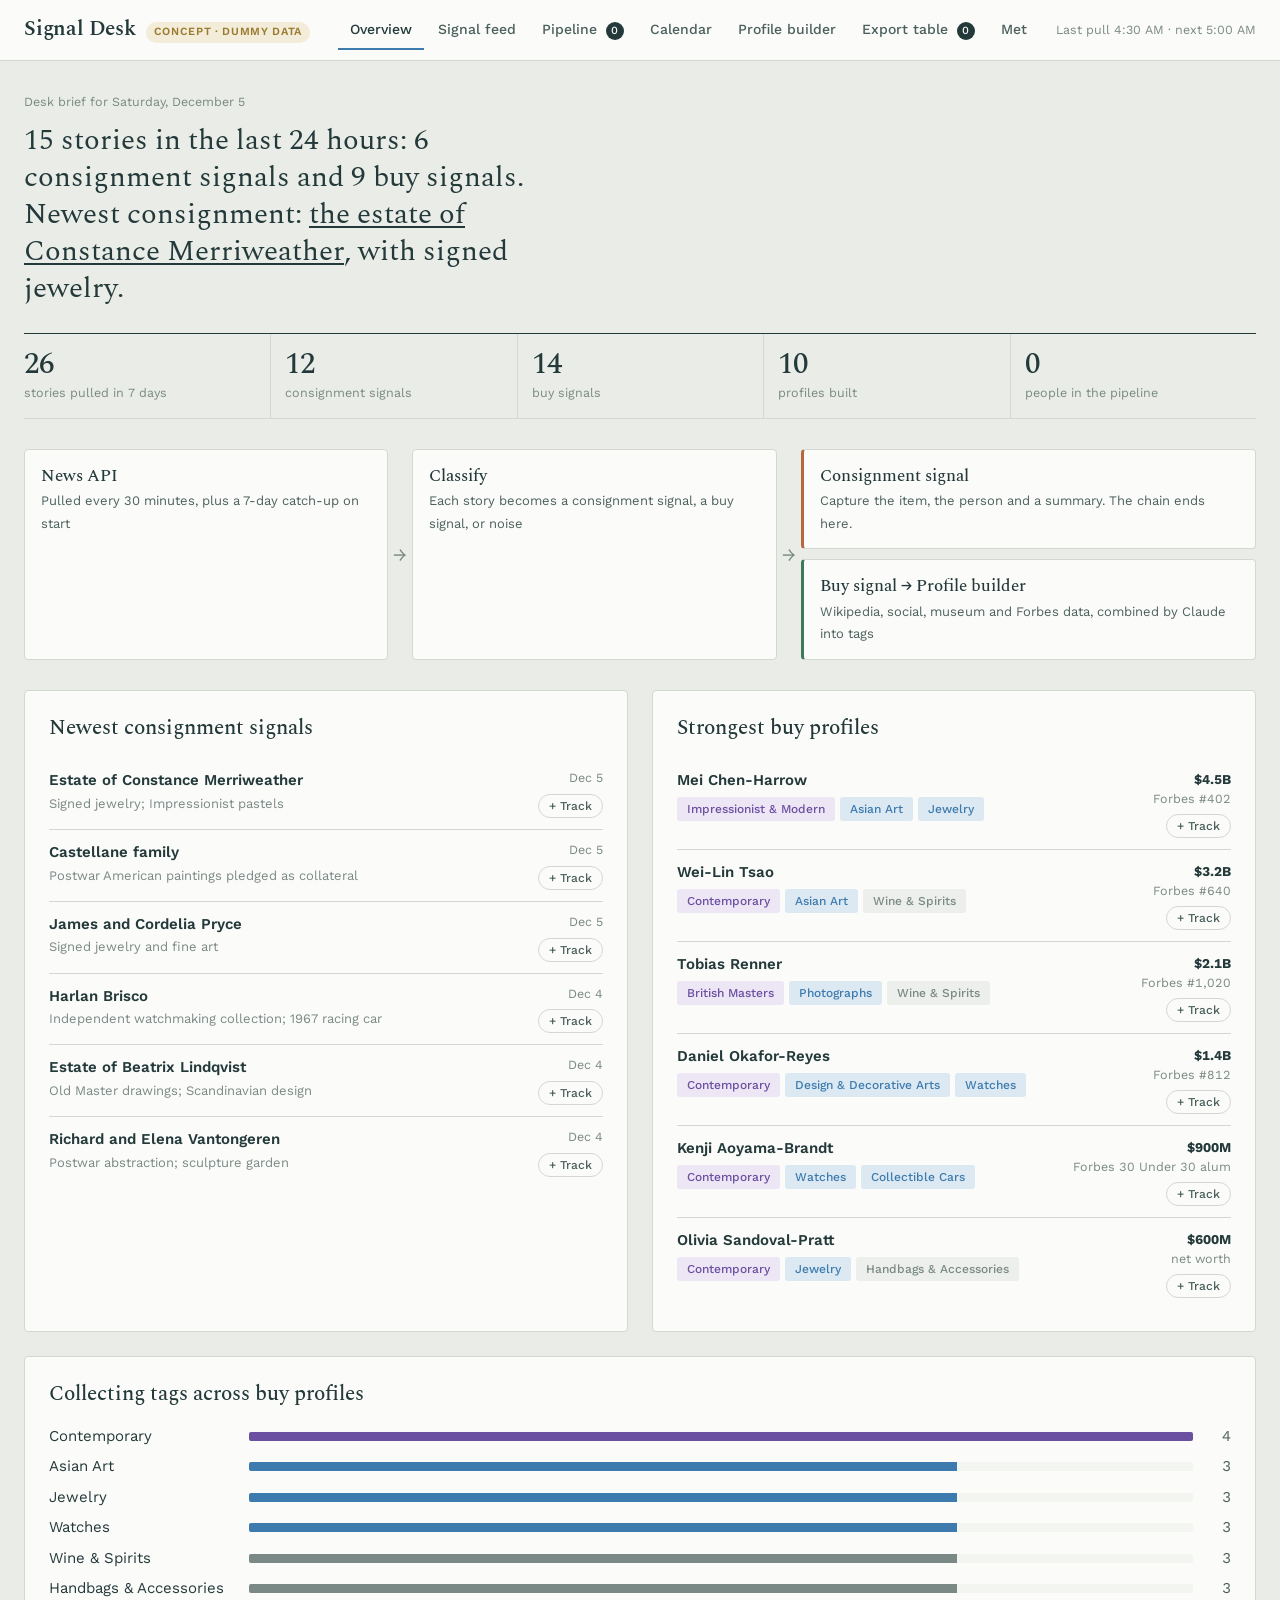
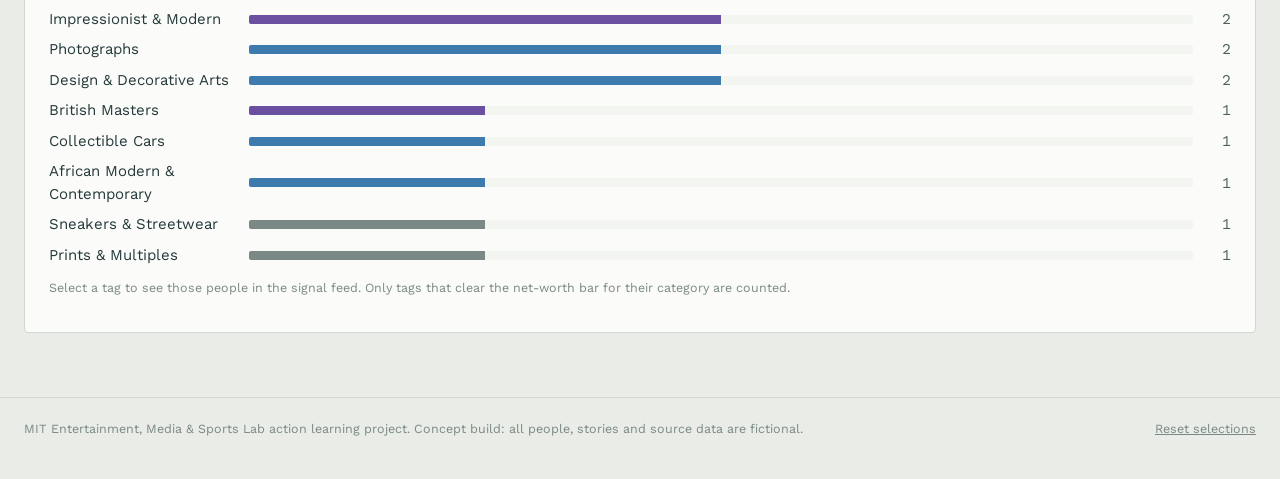
<file: static/concept/index.html>
<!DOCTYPE html>
<html lang="en">
<head>
<meta charset="UTF-8">
<meta name="viewport" content="width=device-width, initial-scale=1, viewport-fit=cover">
<title>Signal Desk Concept</title>
<link rel="preconnect" href="https://fonts.googleapis.com">
<link rel="preconnect" href="https://fonts.gstatic.com" crossorigin>
<link href="https://fonts.googleapis.com/css2?family=Spectral:ital,wght@0,400;0,500;0,600;1,400&family=Work+Sans:wght@400;500;600&display=swap" rel="stylesheet">
<style>
:root{
  --wall:#E9ECE7; --paper:#FBFBF9; --paper-2:#F3F5F1;
  --ink:#23393A; --ink-2:#4B605D; --ink-3:#7A8985; --rule:#D3D8D1;
  --lapis:#3D7BAE; --lapis-soft:#DCE9F3;
  --consign:#B5683F; --consign-soft:#F4E4D9;
  --buy:#3E7A5A; --buy-soft:#DDEDE3;
  --t1:#6B4FA0; --t1-soft:#ECE6F5; --t2:#3D7BAE; --t2-soft:#DCE9F3; --t3:#7A8985; --t3-soft:#ECEFEB;
  --wealth:#9A7A2E; --wealth-soft:#F3ECD8; --aff:#A0506A; --aff-soft:#F4E2E8;
  --serif:"Spectral", Georgia, "Times New Roman", serif;
  --sans:"Work Sans", -apple-system, "Segoe UI", Roboto, sans-serif;
}
@media (prefers-color-scheme:dark){
  :root:not([data-theme="light"]){
    --wall:#13171D; --paper:#1B2129; --paper-2:#212833; --ink:#EAEEE3; --ink-2:#B9C4BE; --ink-3:#8A9994; --rule:#2F3743;
    --lapis:#8EC0E6; --lapis-soft:#23405A; --consign:#E5A07A; --consign-soft:#3D2A20; --buy:#86C4A0; --buy-soft:#1F3A2C;
    --t1:#B9A2E6; --t1-soft:#2E2645; --t2:#8EC0E6; --t2-soft:#23405A; --t3:#AAB2B3; --t3-soft:#2A3038;
    --wealth:#DDBF73; --wealth-soft:#3A321C; --aff:#E59AB2; --aff-soft:#3E2430;
  }
}
:root[data-theme="dark"]{
  --wall:#13171D; --paper:#1B2129; --paper-2:#212833; --ink:#EAEEE3; --ink-2:#B9C4BE; --ink-3:#8A9994; --rule:#2F3743;
  --lapis:#8EC0E6; --lapis-soft:#23405A; --consign:#E5A07A; --consign-soft:#3D2A20; --buy:#86C4A0; --buy-soft:#1F3A2C;
  --t1:#B9A2E6; --t1-soft:#2E2645; --t2:#8EC0E6; --t2-soft:#23405A; --t3:#AAB2B3; --t3-soft:#2A3038;
  --wealth:#DDBF73; --wealth-soft:#3A321C; --aff:#E59AB2; --aff-soft:#3E2430;
}
*,*::before,*::after{box-sizing:border-box}
body{margin:0;background:var(--wall);color:var(--ink);font-family:var(--sans);font-size:15px;line-height:1.5;-webkit-font-smoothing:antialiased}
button,input,select,textarea{font:inherit;color:inherit}
:focus-visible{outline:2px solid var(--lapis);outline-offset:2px;border-radius:3px}
.num{font-variant-numeric:tabular-nums}

header.top{position:sticky;top:0;z-index:50;background:var(--paper);border-bottom:1px solid var(--rule)}
.top-inner{max-width:1280px;margin:0 auto;padding:0 24px;display:flex;align-items:center;gap:28px;height:60px}
.brand{display:flex;align-items:baseline;gap:10px;white-space:nowrap}
.brand b{font-family:var(--serif);font-weight:600;font-size:21px;letter-spacing:-.01em}
.concept-pill{font-size:11px;font-weight:600;letter-spacing:.06em;text-transform:uppercase;color:var(--wealth);background:var(--wealth-soft);padding:2px 8px;border-radius:20px}
nav.tabs{display:flex;gap:2px;overflow-x:auto;scrollbar-width:none;flex:1}
nav.tabs::-webkit-scrollbar{display:none}
.tab{background:none;border:0;padding:8px 12px;font-size:14px;font-weight:500;color:var(--ink-2);cursor:pointer;white-space:nowrap;border-bottom:2px solid transparent}
.tab:hover{color:var(--ink)}
.tab[aria-current="page"]{color:var(--ink);border-bottom-color:var(--lapis)}
.tab .badge{display:inline-block;min-width:18px;padding:0 5px;margin-left:4px;border-radius:9px;background:var(--ink);color:var(--paper);font-size:11px;line-height:18px;text-align:center}
.hdr-meta{font-size:12.5px;color:var(--ink-3);white-space:nowrap}

main{max-width:1280px;margin:0 auto;padding:32px 24px 64px}
section.page{display:none}
section.page.active{display:block}
h1.pg{font-family:var(--serif);font-weight:500;font-size:34px;line-height:1.15;letter-spacing:-.015em;margin:0 0 6px}
.lede{color:var(--ink-2);max-width:72ch;margin:0 0 26px}
h2.sec{font-family:var(--serif);font-weight:500;font-size:21px;margin:0 0 14px}
.panel{background:var(--paper);border:1px solid var(--rule);border-radius:4px;padding:22px 24px}
.note{font-size:12.5px;color:var(--ink-3)}
.grid-2{display:grid;grid-template-columns:minmax(0,1fr) minmax(0,1fr);gap:24px}
.grid-2>*{min-width:0}

/* pills & tags */
.sig{display:inline-flex;align-items:center;gap:6px;font-size:12px;font-weight:600;padding:2px 10px;border-radius:20px;white-space:nowrap}
.sig.consign{background:var(--consign-soft);color:var(--consign)}
.sig.buy{background:var(--buy-soft);color:var(--buy)}
.tag{display:inline-flex;align-items:center;gap:5px;font-size:12px;font-weight:500;padding:2px 9px;border-radius:3px;white-space:nowrap;border:1px solid transparent}
.tag.t1{background:var(--t1-soft);color:var(--t1)}
.tag.t2{background:var(--t2-soft);color:var(--t2)}
.tag.t3{background:var(--t3-soft);color:var(--t3)}
.tag.wealth{background:var(--wealth-soft);color:var(--wealth)}
.tag.aff{background:var(--aff-soft);color:var(--aff)}
.tag.item{background:var(--paper-2);color:var(--ink-2);border-color:var(--rule);white-space:normal}
.tag.below{background:none;color:var(--ink-3);border:1px dashed var(--rule);text-decoration:line-through;text-decoration-color:var(--ink-3)}
.tags{display:flex;flex-wrap:wrap;gap:5px}
.more{font-size:12px;color:var(--ink-3);align-self:center}

/* overview */
.brief{font-family:var(--serif);font-size:29px;line-height:1.28;max-width:34ch;margin:0 0 26px}
.kpis{display:grid;grid-template-columns:repeat(5,1fr);border-top:1px solid var(--ink);border-bottom:1px solid var(--rule);margin-bottom:30px}
.kpis div{padding:14px 14px 14px 0}
.kpis div+div{padding-left:14px;border-left:1px solid var(--rule)}
.kpis strong{display:block;font-family:var(--serif);font-weight:500;font-size:30px;line-height:1.1}
.kpis small{color:var(--ink-3);font-size:12.5px}
.flow{display:grid;grid-template-columns:1fr 24px 1fr 24px 1.25fr;align-items:center;gap:0;margin-bottom:30px}
.flow .node{background:var(--paper);border:1px solid var(--rule);border-radius:4px;padding:14px 16px;height:100%}
.flow .node b{display:block;font-family:var(--serif);font-weight:500;font-size:17px}
.flow .node span{font-size:13px;color:var(--ink-2)}
.flow .arrow{text-align:center;color:var(--ink-3);font-size:18px}
.flow .split{display:flex;flex-direction:column;gap:10px}
.flow .split .node{border-left:3px solid var(--c)}
.mini{list-style:none;margin:0;padding:0}
.mini li{display:grid;grid-template-columns:1fr auto;gap:12px;padding:11px 0;border-top:1px solid var(--rule);cursor:pointer}
.mini li:first-child{border-top:0}
.mini li:hover .m-name{color:var(--lapis)}
.m-name{font-weight:600}
.m-sub{font-size:13px;color:var(--ink-3);margin-top:2px}
.m-right{text-align:right;font-size:13.5px;white-space:nowrap}
.hbars{display:flex;flex-direction:column;gap:8px}
.hbar{display:grid;grid-template-columns:190px 1fr 28px;gap:10px;align-items:center;font-size:13.5px}
.hbar .track{height:9px;background:var(--paper-2);border-radius:2px;overflow:hidden}
.hbar .fill{height:100%}
.hbar .v{text-align:right;color:var(--ink-2)}
button.hbar{background:none;border:0;font:inherit;color:inherit;text-align:left;cursor:pointer;padding:4px 6px;margin:-4px -6px;border-radius:3px}
button.hbar:hover{background:var(--paper-2)}
button.hbar:hover .lbl{color:var(--lapis);text-decoration:underline;text-underline-offset:3px}

/* feed */
.toolbar{display:flex;flex-wrap:wrap;gap:10px;align-items:center;margin-bottom:14px}
.seg{display:inline-flex;border:1px solid var(--rule);border-radius:20px;overflow:hidden;background:var(--paper)}
.seg button{background:none;border:0;padding:6px 14px;font-size:13px;cursor:pointer}
.seg button[aria-pressed="true"]{background:var(--ink);color:var(--paper)}
.search{flex:1;min-width:200px;max-width:320px;border:1px solid var(--rule);background:var(--paper);border-radius:4px;padding:7px 12px;font-size:14px}
select.sel{border:1px solid var(--rule);background:var(--paper);border-radius:4px;padding:7px 10px;font-size:14px}
.bulkbar{display:flex;align-items:center;gap:12px;background:var(--ink);color:var(--paper);border-radius:4px;padding:9px 14px;margin-bottom:12px;font-size:14px}
.bulkbar[hidden]{display:none}
.bulkbar .btn{background:var(--paper);color:var(--ink);border-color:var(--paper)}
.bulkbar .btn.ghost{background:transparent;color:var(--paper);border-color:rgba(255,255,255,.35)}
.tbl-wrap{overflow-x:auto;background:var(--paper);border:1px solid var(--rule);border-radius:4px}
table{border-collapse:collapse;width:100%;min-width:900px}
th{text-align:left;font-size:12.5px;font-weight:600;color:var(--ink-3);padding:11px 14px;border-bottom:1px solid var(--ink);white-space:nowrap}
td{padding:12px 14px;border-bottom:1px solid var(--rule);vertical-align:top;font-size:14px}
tbody tr.row{cursor:pointer}
tbody tr.row:hover td{background:var(--paper-2)}
tbody tr.row.picked td{background:var(--paper-2)}
tbody tr.row.picked td:first-child{box-shadow:inset 3px 0 0 var(--lapis)}
tr.grp td{font-size:11.5px;font-weight:600;letter-spacing:.06em;text-transform:uppercase;color:var(--ink-3);background:var(--paper-2);padding:7px 14px}
td.chk,th.chk{width:40px;padding-right:0}
td.chk input,th.chk input{width:16px;height:16px;cursor:pointer;accent-color:var(--lapis)}
td.when{white-space:nowrap;color:var(--ink-2);font-size:13px}
.ev-title{font-weight:500;max-width:46ch}
.ev-sub{font-size:12.5px;color:var(--ink-3);margin-top:3px}
.p-name{font-weight:600}
.in-export{font-size:11.5px;color:var(--lapis);font-weight:600}
.empty{padding:40px;text-align:center;color:var(--ink-3)}

/* buttons */
.btn{border:1px solid var(--ink);background:var(--ink);color:var(--paper);padding:8px 16px;border-radius:3px;font-size:14px;font-weight:500;cursor:pointer;white-space:nowrap}
.btn:hover{opacity:.88}
.btn:disabled{opacity:.45;cursor:default}
.btn.ghost{background:transparent;color:var(--ink);border-color:var(--rule)}
.btn.ghost:hover{border-color:var(--ink);opacity:1}
.btn.sm{padding:4px 10px;font-size:12.5px}

/* modal */
.scrim{position:fixed;inset:0;background:rgba(15,20,30,.42);z-index:90;display:flex;align-items:center;justify-content:center;padding:24px;opacity:0;pointer-events:none;transition:opacity .18s}
.scrim.on{opacity:1;pointer-events:auto}
.modal{background:var(--paper);border-radius:6px;width:min(760px,100%);max-height:calc(100vh - 48px);overflow-y:auto;box-shadow:0 24px 70px rgba(0,0,0,.28);transform:translateY(10px);transition:transform .2s;position:relative}
.scrim.on .modal{transform:none}
.m-head{padding:26px 30px 18px;border-bottom:1px solid var(--rule);position:sticky;top:0;background:var(--paper);z-index:1}
.m-close{position:absolute;top:14px;right:16px;background:none;border:0;font-size:26px;line-height:1;cursor:pointer;color:var(--ink-3);padding:6px}
.m-kicker{display:flex;flex-wrap:wrap;gap:8px 12px;align-items:center;margin-bottom:8px;font-size:13px;color:var(--ink-3)}
.m-title{font-family:var(--serif);font-weight:500;font-size:31px;line-height:1.1;margin:0;padding-right:36px}
.m-role{color:var(--ink-2);margin:4px 0 0}
.m-body{padding:6px 30px 26px}
.m-body h4{font-family:var(--serif);font-weight:500;font-size:18px;margin:22px 0 8px}
.story-now{background:var(--paper-2);border-left:3px solid var(--c,var(--ink));padding:14px 16px;border-radius:0 3px 3px 0}
.story-now .h{font-weight:600}
.story-now p{margin:6px 0 0;font-size:14.5px}
.prev{list-style:none;margin:0;padding:0;border-left:1px solid var(--rule);margin-left:5px}
.prev li{position:relative;padding:0 0 14px 18px}
.prev li::before{content:"";position:absolute;left:-5px;top:6px;width:9px;height:9px;border-radius:50%;background:var(--c,var(--ink-3))}
.prev .d{font-size:12.5px;color:var(--ink-3)}
.facts{display:grid;grid-template-columns:auto 1fr;gap:4px 18px;font-size:14px;margin-top:10px}
.facts span{color:var(--ink-3)}
.m-actions{display:flex;flex-wrap:wrap;gap:10px;padding:16px 30px 24px;border-top:1px solid var(--rule)}
.stop-note{font-size:13.5px;color:var(--ink-2);background:var(--consign-soft);padding:12px 14px;border-radius:3px}

/* profile builder */
.pb-grid{display:grid;grid-template-columns:minmax(0,320px) minmax(0,1fr);gap:24px;align-items:start}
label.fl{display:block;font-size:13px;font-weight:600;margin:0 0 6px}
.pb-grid select,.pb-grid input[type=text]{width:100%;border:1px solid var(--rule);background:var(--paper);border-radius:4px;padding:9px 10px;font-size:14px}
.or{font-size:12.5px;color:var(--ink-3);margin:14px 0}
.sources{display:flex;flex-direction:column;gap:8px;margin-top:22px}
.src{display:grid;grid-template-columns:22px 1fr;gap:10px;align-items:start;font-size:13.5px;padding:8px 0;border-top:1px solid var(--rule)}
.src:first-child{border-top:0}
.src .dot{width:14px;height:14px;border-radius:50%;border:2px solid var(--rule);margin-top:3px;transition:all .2s}
.src.run .dot{border-color:var(--lapis);border-top-color:transparent;animation:spin .7s linear infinite}
.src.done .dot{background:var(--buy);border-color:var(--buy)}
.src b{font-weight:600}
.src small{display:block;color:var(--ink-3);font-size:12.5px}
.src ul{margin:6px 0 0;padding-left:16px;color:var(--ink-2);font-size:13px}
@keyframes spin{to{transform:rotate(360deg)}}
.prof-head{display:flex;justify-content:space-between;gap:16px;align-items:flex-start;flex-wrap:wrap}
.prof-name{font-family:var(--serif);font-weight:500;font-size:32px;line-height:1.1;margin:0}
.prof-role{color:var(--ink-2);margin:4px 0 0}
.nw{margin:22px 0 8px}
.nw-top{display:flex;justify-content:space-between;align-items:baseline;margin-bottom:8px}
.nw-top b{font-family:var(--serif);font-size:26px;font-weight:500}
.nw-bar{position:relative;height:12px;background:linear-gradient(90deg,var(--paper-2) 0 17.5%,var(--t3-soft) 17.5% 42.5%,var(--t2-soft) 42.5% 67.5%,var(--t1-soft) 67.5% 100%);border:1px solid var(--rule);border-radius:6px}
.nw-mark{position:absolute;top:-4px;bottom:-4px;width:1px;background:var(--ink-3)}
.nw-mark span{position:absolute;top:22px;transform:translateX(-50%);font-size:11px;color:var(--ink-3);white-space:nowrap}
.nw-pin{position:absolute;top:50%;width:18px;height:18px;margin:-9px 0 0 -9px;border-radius:50%;background:var(--ink);border:3px solid var(--paper);box-shadow:0 0 0 1px var(--ink)}
.nw-legend{display:flex;gap:14px;flex-wrap:wrap;margin-top:30px;font-size:12.5px;color:var(--ink-2)}
.nw-legend i{display:inline-block;width:10px;height:10px;border-radius:2px;margin-right:5px;vertical-align:-1px}
.tag-group{margin-top:20px}
.tag-group h5{font-size:12.5px;font-weight:600;letter-spacing:.04em;text-transform:uppercase;color:var(--ink-3);margin:0 0 8px}
.tag-list{display:flex;flex-direction:column;gap:6px}
.tag-row{display:grid;grid-template-columns:minmax(0,260px) 1fr;gap:12px;align-items:center;font-size:13px}
.tag-row .why{color:var(--ink-3)}
.srcchip{display:inline-block;font-size:11px;padding:0 6px;border-radius:3px;border:1px solid var(--rule);color:var(--ink-2);margin-right:4px}
.claude-note{font-family:var(--serif);font-size:16px;line-height:1.6;margin:18px 0 0;padding:14px 16px;background:var(--paper-2);border-radius:3px}
.placeholder{color:var(--ink-3);padding:30px 0}

/* pipeline */
.board{display:grid;grid-template-columns:repeat(3,minmax(240px,1fr));gap:16px;overflow-x:auto;padding-bottom:6px}
.col{background:var(--paper-2);border:1px solid var(--rule);border-radius:4px;padding:14px;min-height:320px}
.col h3{font-size:14px;font-weight:600;margin:0 0 4px;display:flex;justify-content:space-between;align-items:baseline}
.col h3 .num{color:var(--ink-3);font-weight:500}
.col p.hint{font-size:12.5px;color:var(--ink-3);margin:0 0 12px}
.col .empty-col{font-size:13px;color:var(--ink-3);border:1px dashed var(--rule);border-radius:3px;padding:14px;text-align:center}
.pcard{background:var(--paper);border:1px solid var(--rule);border-radius:3px;padding:12px;margin-bottom:10px}
.pcard .c-top{display:flex;justify-content:space-between;gap:8px;align-items:flex-start}
.pcard .c-name{font-weight:600;font-size:14px;cursor:pointer;background:none;border:0;padding:0;text-align:left;font-family:inherit;color:inherit}
.pcard .c-name:hover{color:var(--lapis)}
.pcard .c-stories{list-style:none;margin:8px 0;padding:0 0 0 10px;border-left:2px solid var(--rule)}
.pcard .c-stories li{font-size:12.5px;color:var(--ink-2);padding:3px 0}
.pcard .c-stories .d{color:var(--ink-3)}
.pcard .c-count{font-size:11.5px;color:var(--ink-3);margin-top:6px}
.pcard .c-act{display:flex;flex-wrap:wrap;gap:6px;margin-top:10px}
.track-btn{border:1px solid var(--rule);background:var(--paper);color:var(--ink-2);border-radius:20px;padding:2px 10px;font-size:12px;font-weight:500;cursor:pointer;margin-top:6px;white-space:nowrap}
.track-btn:hover{border-color:var(--lapis);color:var(--lapis)}
.track-btn.on{background:var(--lapis-soft);border-color:var(--lapis);color:var(--lapis)}

/* export */
.exp-actions{display:flex;gap:10px;align-items:center;flex-wrap:wrap;margin-bottom:14px}
td.small{font-size:13px;color:var(--ink-2);max-width:40ch}

/* method */
.steps{display:grid;grid-template-columns:repeat(4,1fr);border-top:1px solid var(--ink);margin-bottom:30px}
.step{padding:14px 16px 14px 0}
.step+.step{padding-left:16px;border-left:1px solid var(--rule)}
.step b{font-family:var(--serif);font-weight:500;font-size:19px;display:block;margin-bottom:4px}
.step b em{font-style:normal;color:var(--ink-3);margin-right:6px}
.step p{margin:0;font-size:13.5px;color:var(--ink-2)}
.tier-row{display:grid;grid-template-columns:200px 110px 1fr;gap:14px;padding:12px 0;border-top:1px solid var(--rule);align-items:start;font-size:14px}
.tier-row:first-child{border-top:0}
.ethics{columns:2;column-gap:40px;font-size:14.5px;color:var(--ink-2)}
.ethics p{margin:0 0 12px;break-inside:avoid}
.ethics b{color:var(--ink)}
a.lnk{color:var(--lapis);text-underline-offset:3px}

footer{max-width:1280px;margin:0 auto;padding:22px 24px 40px;border-top:1px solid var(--rule);font-size:12.5px;color:var(--ink-3);display:flex;justify-content:space-between;gap:16px;flex-wrap:wrap}
footer button{background:none;border:0;color:var(--ink-3);text-decoration:underline;cursor:pointer;font-size:12.5px;padding:0}
.toast{position:fixed;left:50%;bottom:24px;transform:translate(-50%,20px);background:var(--ink);color:var(--paper);padding:10px 18px;border-radius:3px;font-size:14px;z-index:200;opacity:0;pointer-events:none;transition:all .22s}
.toast.on{opacity:1;transform:translate(-50%,0)}

@media (max-width:960px){
  .board{grid-template-columns:repeat(3,minmax(240px,80vw))}
  .grid-2,.pb-grid{grid-template-columns:1fr}
  .kpis{grid-template-columns:repeat(3,1fr)}
  .kpis div:nth-child(4){border-left:0;padding-left:0}
  .flow{grid-template-columns:1fr;gap:8px}
  .flow .arrow{transform:rotate(90deg)}
  .steps{grid-template-columns:1fr 1fr}
  .step+.step{border-left:0;padding-left:0}
  .ethics{columns:1}
  .hdr-meta{display:none}
}
@media (max-width:620px){
  .top-inner{gap:14px;padding:0 16px}
  .concept-pill{display:none}
  main{padding:24px 16px 48px}
  h1.pg{font-size:28px}
  .brief{font-size:23px}
  .kpis{grid-template-columns:1fr 1fr}
  .kpis div{border-left:0!important;padding-left:0!important}
  .panel{padding:18px 16px}
  .hbar{grid-template-columns:120px 1fr 24px}
  .m-head,.m-body,.m-actions{padding-left:18px;padding-right:18px}
  .m-title{font-size:26px}
  .tag-row{grid-template-columns:1fr}
  .tier-row{grid-template-columns:1fr}
  .scrim{padding:0}
  .modal{max-height:100vh;border-radius:0}
}
@media (prefers-reduced-motion:reduce){*{transition:none!important;animation:none!important}}
/* ---- Calendar ---- */
.cal-grid{display:grid;grid-template-columns:minmax(0,1fr) minmax(0,400px);gap:24px;align-items:start}
.cal-head{display:flex;align-items:center;justify-content:space-between;gap:12px;margin-bottom:14px;flex-wrap:wrap}
.cal-head h2{margin:0}
.cal-nav{display:flex;gap:6px}
.cal-month{display:grid;grid-template-columns:repeat(7,minmax(0,1fr));border-top:1px solid var(--rule);border-left:1px solid var(--rule)}
.cal-dow{font-size:11px;font-weight:600;letter-spacing:.05em;text-transform:uppercase;color:var(--ink-3);padding:6px 8px;border-right:1px solid var(--rule);border-bottom:1px solid var(--rule);background:var(--paper-2)}
.cal-day{min-height:104px;padding:5px 5px 6px;border-right:1px solid var(--rule);border-bottom:1px solid var(--rule);background:var(--paper);display:flex;flex-direction:column;gap:3px;min-width:0}
.cal-day.out{background:var(--paper-2)}
.cal-day.out .d{color:var(--ink-3);opacity:.6}
.cal-day .d{font-size:12px;color:var(--ink-2);padding:0 3px}
.cal-day.today .d{color:var(--paper);background:var(--lapis);border-radius:10px;align-self:flex-start;padding:0 7px;font-weight:600}
.ev{display:block;width:100%;text-align:left;border:0;border-left:3px solid var(--c,var(--lapis));background:var(--cs,var(--lapis-soft));color:var(--ink);font-size:11.5px;line-height:1.3;padding:3px 5px;border-radius:2px;cursor:pointer;overflow:hidden;text-overflow:ellipsis;white-space:nowrap}
.ev:hover{filter:brightness(.97)}
.ev.cont{opacity:.55;font-style:italic}
.ev.sel{outline:2px solid var(--ink);outline-offset:-1px}
.ev.past{opacity:.6}
.ev.k-sale{--c:var(--t1);--cs:var(--t1-soft)}
.ev.k-week{--c:var(--wealth);--cs:var(--wealth-soft)}
.ev.k-show{--c:var(--lapis);--cs:var(--lapis-soft)}
.ev.k-prog{--c:var(--t3);--cs:var(--t3-soft)}
.ev.k-car{--c:var(--consign);--cs:var(--consign-soft)}
.cal-up{display:flex;gap:8px;flex-wrap:wrap;margin-left:auto}
#calSeg{max-width:100%;overflow-x:auto;scrollbar-width:none}
#calSeg button{white-space:nowrap}
.cal-more{font-size:11px;color:var(--ink-3);background:none;border:0;padding:0 4px;text-align:left;cursor:pointer}
.cal-legend{display:flex;gap:14px;flex-wrap:wrap;font-size:12.5px;color:var(--ink-2);margin:12px 0 0}
.cal-legend span{display:inline-flex;align-items:center;gap:6px}
.cal-legend i{width:10px;height:10px;border-radius:2px;background:var(--c);display:inline-block}
.cal-ongoing{margin-top:22px}
.cal-ongoing .ev{white-space:normal;font-size:13px;padding:7px 9px;margin-top:6px}
.ev-detail h3{font-family:var(--serif);font-weight:500;font-size:23px;line-height:1.2;margin:6px 0 6px}
.ev-meta{font-size:13.5px;color:var(--ink-2);margin:0 0 10px}
.ev-kind{display:inline-block;font-size:11px;font-weight:600;letter-spacing:.05em;text-transform:uppercase;padding:2px 8px;border-radius:20px;background:var(--cs);color:var(--c)}
.ev-top{display:inline-block;font-size:11px;font-weight:600;letter-spacing:.05em;text-transform:uppercase;padding:2px 8px;border-radius:20px;background:var(--wealth-soft);color:var(--wealth);margin-left:6px}
.ev-detail h4{font-size:12px;font-weight:600;letter-spacing:.06em;text-transform:uppercase;color:var(--ink-3);margin:20px 0 6px}
.ev-people li{grid-template-columns:1fr auto}
.ev-why{font-size:12.5px;color:var(--ink-2);margin-top:3px}
.ev-score{font-size:11px;color:var(--ink-3)}
@media (max-width:960px){ .cal-grid{grid-template-columns:1fr} }
@media (max-width:620px){
  .cal-day{min-height:62px;padding:3px}
  .cal-day .ev{font-size:0;padding:0;height:6px;border-left:0;background:var(--c)}
  .cal-day .ev.cont{opacity:.35}
  .cal-dow{padding:4px 3px;font-size:10px}
  .cal-more{font-size:10px;padding:0}
  .cal-more .mtxt{display:none}
}
</style>
</head>
<body>

<header class="top">
  <div class="top-inner">
    <div class="brand"><b>Signal Desk</b><span class="concept-pill">Concept · dummy data</span></div>
    <nav class="tabs" aria-label="Sections">
      <button class="tab" data-page="overview" aria-current="page">Overview</button>
      <button class="tab" data-page="feed">Signal feed</button>
      <button class="tab" data-page="pipeline">Pipeline <span class="badge" id="pipeBadge">0</span></button>
      <button class="tab" data-page="calendar">Calendar</button>
      <button class="tab" data-page="builder">Profile builder</button>
      <button class="tab" data-page="export">Export table <span class="badge" id="expBadge">0</span></button>
      <button class="tab" data-page="method">Methods &amp; data</button>
    </nav>
    <div class="hdr-meta" id="hdrMeta"></div>
  </div>
</header>

<main>
  <!-- OVERVIEW -->
  <section class="page active" id="page-overview">
    <div class="note" id="briefDate" style="margin-bottom:10px"></div>
    <p class="brief" id="briefText"></p>
    <div class="kpis" id="kpis"></div>

    <div class="flow" aria-label="Pipeline">
      <div class="node"><b>News API</b><span>Pulled every 30 minutes, plus a 7-day catch-up on start</span></div>
      <div class="arrow" aria-hidden="true">→</div>
      <div class="node"><b>Classify</b><span>Each story becomes a consignment signal, a buy signal, or noise</span></div>
      <div class="arrow" aria-hidden="true">→</div>
      <div class="split">
        <div class="node" style="--c:var(--consign)"><b>Consignment signal</b><span>Capture the item, the person and a summary. The chain ends here.</span></div>
        <div class="node" style="--c:var(--buy)"><b>Buy signal → Profile builder</b><span>Wikipedia, social, museum and Forbes data, combined by Claude into tags</span></div>
      </div>
    </div>

    <div class="grid-2">
      <div class="panel">
        <h2 class="sec">Newest consignment signals</h2>
        <ul class="mini" id="ovConsign"></ul>
      </div>
      <div class="panel">
        <h2 class="sec">Strongest buy profiles</h2>
        <ul class="mini" id="ovBuy"></ul>
      </div>
    </div>
    <div class="panel" style="margin-top:24px">
      <h2 class="sec">Collecting tags across buy profiles</h2>
      <div class="hbars" id="ovTags"></div>
      <p class="note">Select a tag to see those people in the signal feed. Only tags that clear the net-worth bar for their category are counted.</p>
    </div>
  </section>

  <!-- FEED -->
  <section class="page" id="page-feed">
    <h1 class="pg">Signal feed</h1>
    <p class="lede">Every story the desk pulled, newest pull first. Select a row to open the person, or tick rows to add several people to the pipeline or the export table at once.</p>
    <div class="toolbar">
      <div class="seg" role="group" aria-label="Signal type" id="typeSeg">
        <button data-type="all" aria-pressed="true">All</button>
        <button data-type="consign" aria-pressed="false">Consignment</button>
        <button data-type="buy" aria-pressed="false">Buy</button>
      </div>
      <input class="search" id="feedSearch" type="search" placeholder="Search people, items, stories" aria-label="Search the feed">
      <select class="sel" id="tagFilter" aria-label="Filter by tag"><option value="">All tags</option></select>
    </div>
    <div class="bulkbar" id="bulkbar" hidden>
      <span id="bulkCount"></span>
      <button class="btn sm" id="bulkTrack">Add to pipeline</button>
      <button class="btn sm" id="bulkAdd">Add to export table</button>
      <button class="btn sm ghost" id="bulkClear">Clear selection</button>
    </div>
    <div class="tbl-wrap">
      <table>
        <thead><tr>
          <th class="chk"><input type="checkbox" id="chkAll" aria-label="Select all visible rows"></th>
          <th>Pulled</th><th>Signal</th><th>Event</th><th>Person</th><th>Tags</th>
        </tr></thead>
        <tbody id="feedBody"></tbody>
      </table>
    </div>
  </section>

  <!-- PIPELINE -->
  <section class="page" id="page-pipeline">
    <h1 class="pg">Pipeline</h1>
    <p class="lede">People you chose to follow, one card per person with every story about them, from first look to first contact. Nothing lands here on its own: select Track on the Overview or in a person's pop-up, or tick rows in the signal feed and select Add to pipeline.</p>
    <div class="board" id="board"></div>
  </section>

  <!-- CALENDAR -->
  <section class="page" id="page-calendar">
    <h1 class="pg">Calendar</h1>
    <p class="lede">Sotheby's top sales and events for the 2026–27 season. Select an event to see the people on the desk whose collecting tags, markers and location fit it best, plus consignment leads whose items suit the sale. Upload a CSV to add more events; anything already on the calendar is skipped.</p>
    <div class="toolbar">
      <div class="seg" role="group" aria-label="Event type" id="calSeg">
        <button data-k="all" aria-pressed="true">All</button>
        <button data-k="sale" aria-pressed="false">Sales</button>
        <button data-k="week" aria-pressed="false">Collector weeks</button>
        <button data-k="show" aria-pressed="false">Exhibitions</button>
        <button data-k="car" aria-pressed="false">Cars</button>
        <button data-k="prog" aria-pressed="false">Programmes</button>
      </div>
      <div class="cal-up">
        <button class="btn sm" id="calUpload">Upload events (CSV)</button>
        <input type="file" id="calFile" accept=".csv,text/csv" hidden>
        <button class="btn ghost sm" id="calTemplate">CSV template</button>
        <button class="btn ghost sm" id="calClearUploads">Remove uploaded</button>
      </div>
    </div>
    <div class="cal-grid">
      <div class="panel">
        <div class="cal-head">
          <h2 class="sec" id="calTitle"></h2>
          <div class="cal-nav">
            <button class="btn ghost sm" id="calPrev" aria-label="Previous month">←</button>
            <button class="btn ghost sm" id="calToday">Today</button>
            <button class="btn ghost sm" id="calNext" aria-label="Next month">→</button>
          </div>
        </div>
        <div class="cal-month" id="calMonth"></div>
        <div class="cal-legend">
          <span style="--c:var(--t1)"><i></i>Sale</span><span style="--c:var(--wealth)"><i></i>Collector week</span>
          <span style="--c:var(--lapis)"><i></i>Exhibition</span><span style="--c:var(--consign)"><i></i>Collector cars</span>
          <span style="--c:var(--t3)"><i></i>Programme</span><span><i style="--c:var(--ink-3);opacity:.5"></i>Continues from an earlier day</span>
        </div>
        <div class="cal-ongoing" id="calOngoing"></div>
      </div>
      <div class="panel ev-detail" id="calDetail"><p class="placeholder">Select an event to see who to invite.</p></div>
    </div>
  </section>

  <!-- PROFILE BUILDER -->
  <section class="page" id="page-builder">
    <h1 class="pg">Profile builder</h1>
    <p class="lede">Buy signals continue here. The builder looks a person up across four sources, then Claude turns the findings into collecting, wealth and affiliation tags tied to that person.</p>
    <div class="pb-grid">
      <div class="panel">
        <label class="fl" for="pbPick">Person from a story</label>
        <select id="pbPick"></select>
        <div class="or">or enter a new name</div>
        <label class="fl" for="pbName">New name</label>
        <input type="text" id="pbName" placeholder="e.g. Isabella Marchetti-Rowe" autocomplete="off">
        <div style="display:flex;gap:10px;margin-top:16px"><button class="btn" id="pbRun">Build profile</button></div>
        <div class="sources" id="pbSources"></div>
      </div>
      <div class="panel" id="pbOut"><p class="placeholder">Pick a person or type a name, then select Build profile.</p></div>
    </div>
  </section>

  <!-- EXPORT -->
  <section class="page" id="page-export">
    <h1 class="pg">Export table</h1>
    <p class="lede">People you selected in the signal feed or the profile builder. The CSV includes each person's bio, most recent story, past stories and tags.</p>
    <div class="exp-actions">
      <button class="btn" id="csvBtn">Export to CSV</button>
      <button class="btn ghost" id="expClear">Clear table</button>
      <span class="note" id="expNote"></span>
    </div>
    <div class="tbl-wrap">
      <table>
        <thead><tr><th>Person</th><th>Signal</th><th>Bio</th><th>Most recent story</th><th>Past stories</th><th>Tags</th><th></th></tr></thead>
        <tbody id="expBody"></tbody>
      </table>
    </div>
  </section>

  <!-- METHOD -->
  <section class="page" id="page-method">
    <h1 class="pg">Methods &amp; data</h1>
    <p class="lede">How a news story becomes either a consignment lead or a tagged buyer profile, and where each piece of data would come from.</p>
    <div class="steps">
      <div class="step"><b><em>1</em>Pull</b><p>News API every 30 minutes (48 requests a day), plus a one-request-per-day catch-up for the last week.</p></div>
      <div class="step"><b><em>2</em>Split</b><p>Estate, family and financial-change stories, and announced sales, become consignment signals. IPOs, company sales, payouts and new homes become buy signals.</p></div>
      <div class="step"><b><em>3</em>Consignment</b><p>Capture only the item, the person and a one-line summary. No further research runs.</p></div>
      <div class="step"><b><em>4</em>Profile builder</b><p>For buyers: four sources plus a Claude pass produce tags, each tied back to the person and their prior stories.</p></div>
    </div>

    <h2 class="sec">Sources</h2>
    <div class="tbl-wrap" style="margin-bottom:30px">
      <table style="min-width:760px">
        <thead><tr><th>Source</th><th>Used for</th><th>What it contributes</th><th>Notes for a real build</th></tr></thead>
        <tbody id="srcBody" style="cursor:default"></tbody>
      </table>
    </div>

    <h2 class="sec">Collecting tags and the net-worth bar</h2>
    <p class="note" style="margin:-6px 0 14px;font-size:13.5px;color:var(--ink-2)">A collecting tag is only applied when there is evidence of the interest <em>and</em> the person's net worth clears the bar for that category's tier. Evidence below the bar is kept, struck through, so a specialist can see it.</p>
    <div class="panel" id="tierPanel" style="margin-bottom:30px"></div>

    <h2 class="sec">Wealth and affiliation markers</h2>
    <div class="panel" style="margin-bottom:30px">
      <div class="tags" id="markerList"></div>
      <p class="note" style="margin-bottom:0">Markers carry no net-worth bar. Each one records which source produced it.</p>
    </div>

    <h2 class="sec">Responsible use</h2>
    <div class="panel ethics">
      <p><b>Dummy data.</b> Every person, story, ranking and source finding on this page is fictional, made up to show the concept.</p>
      <p><b>Consignment stops early on purpose.</b> Estate, family and financial-change stories are sensitive; the desk records only what the story says and routes first contact through an intermediary.</p>
      <p><b>Tags are research leads, not facts.</b> Each tag shows its source so a specialist can verify it before any outreach.</p>
      <p><b>Privacy law applies.</b> Profiling under GDPR and similar laws needs a lawful basis; keep data minimal and delete it when stale.</p>
    </div>
  </section>
</main>

<footer>
  <span>MIT Entertainment, Media &amp; Sports Lab action learning project. Concept build: all people, stories and source data are fictional.</span>
  <button id="resetBtn">Reset selections</button>
</footer>

<div class="scrim" id="scrim" aria-hidden="true">
  <div class="modal" role="dialog" aria-modal="true" aria-labelledby="mTitle" id="modal"></div>
</div>
<div class="toast" id="toast" role="status"></div>

<script>
/* =====================================================================
   Taxonomy
   ===================================================================== */
const TIERS = {
  1:{label:"Blue-chip fine art", min:500e6, cls:"t1", why:"Seven- and eight-figure lots; buyers need deep liquidity"},
  2:{label:"Fine art & major collecting", min:50e6, cls:"t2", why:"Six- and seven-figure lots"},
  3:{label:"Luxury & entry collecting", min:5e6, cls:"t3", why:"Four- to six-figure lots; often the first step into auctions"}
};
const CATS = {
  contemporary:{label:"Contemporary", tier:1}, impmod:{label:"Impressionist & Modern", tier:1},
  british:{label:"British Masters", tier:1}, oldmasters:{label:"Old Masters", tier:1},
  asian:{label:"Asian Art", tier:2}, latam:{label:"Latin American Art", tier:2}, african:{label:"African Modern & Contemporary", tier:2},
  islamic:{label:"Islamic & Middle Eastern Art", tier:2}, photos:{label:"Photographs", tier:2}, design:{label:"Design & Decorative Arts", tier:2},
  americana:{label:"Americana", tier:2}, books:{label:"Books & Manuscripts", tier:2}, jewelry:{label:"Jewelry", tier:2},
  watches:{label:"Watches", tier:2}, cars:{label:"Collectible Cars", tier:2},
  wine:{label:"Wine & Spirits", tier:3}, handbags:{label:"Handbags & Accessories", tier:3}, prints:{label:"Prints & Multiples", tier:3},
  sports:{label:"Sports Memorabilia", tier:3}, streetwear:{label:"Sneakers & Streetwear", tier:3}
};
const MARKER_EXAMPLES = [
  ["wealth","Forbes #___ richest person"],["wealth","Forbes 400"],["wealth","Self-made billionaire"],["wealth","Recent liquidity: IPO / sale"],
  ["aff","Met Gala attendee"],["aff","Museum trustee"],["aff","Acquisitions committee member"],["aff","Museum lender"],
  ["aff","Art Basel VIP"],["aff","Foundation board"],["aff","Giving Pledge signatory"],["aff","Watch collector"],["aff","Wine collector"]
];
const SOURCES = [
  {k:"news", label:"News API", used:"Both signal types", gives:"The story itself: event, people named, date, outlet", real:"Free developer plan, 100 requests a day; search results arrive about 24 hours late"},
  {k:"wikipedia", label:"Wikipedia / Wikidata", used:"Profile builder", gives:"Bio, career, family, board seats, recorded net worth", real:"Free API; only notable people have pages"},
  {k:"social", label:"Social media API", used:"Profile builder", gives:"Event attendance (galas, fairs), posts about art, watches, wine", real:"Instagram and X APIs are restricted and paid; public accounts only"},
  {k:"museum", label:"Museum APIs", used:"Profile builder", gives:"Donor and lender credit lines, trustee and committee lists", real:"The Met, Cleveland, Harvard and others publish open collection APIs with credit lines"},
  {k:"forbes", label:"Forbes", used:"Profile builder", gives:"Net worth, list rankings (Billionaires, 400, Self-Made Women)", real:"No public API; needs a licensed data feed or manual entry"},
  {k:"claude", label:"Claude", used:"Profile builder", gives:"Reads every finding and writes the tags, with a reason and source for each", real:"Anthropic API; prompt limits it to the evidence supplied"}
];
const SRC_LABEL = Object.fromEntries(SOURCES.map(s=>[s.k,s.label]));

/* =====================================================================
   Dummy data (fictional). Times are relative to now so the page always looks fresh.
   ===================================================================== */
const NOW = new Date();
const hoursAgo = h => new Date(NOW.getTime() - h*3600e3);
const pullAt = h => { const t = hoursAgo(h); t.setMinutes(t.getMinutes() < 30 ? 0 : 30, 0, 0); return t; };

const PEOPLE = {
  okafor:{name:"Daniel Okafor-Reyes", role:"Co-founder and CTO, Tessellate AI · San Francisco", signal:"buy",
    bio:"Daniel Okafor-Reyes co-founded Tessellate AI in 2017 and became its chief technology officer. He studied computer science at Stanford and sits on the acquisitions committee of a San Francisco contemporary art museum. He is married to architect Lena Okafor-Reyes; they have two children.",
    worth:1.4e9, forbes:"#812",
    find:{wikipedia:["Co-founder and CTO of Tessellate AI (2017)","Acquisitions committee, Presidio Museum of Contemporary Art"],
          social:["Posted from Art Basel Miami Beach VIP preview, Dec 2025","Follows 40+ contemporary galleries"],
          museum:["Lender: two paintings to a 2025 group show (credit line)"],
          forbes:["Net worth $1.4B; Forbes Billionaires #812"]},
    tags:[["contemporary",["museum","social","wikipedia"],"Committee seat and two loans of contemporary painting"],
          ["design",["social"],"Posts from design fairs; new home by a noted architect"],
          ["watches",["social"],"Photographed with independent watchmakers' pieces"],
          ["wealth","Forbes #812 richest person",["forbes"]],["wealth","Recent liquidity: IPO",["news"]],
          ["aff","Art Basel VIP",["social"]],["aff","Acquisitions committee member",["wikipedia","museum"]]]},
  natarajan:{name:"Priya Natarajan", role:"Founder and CEO, Lumen Biosystems · Boston", signal:"buy",
    bio:"Priya Natarajan founded Lumen Biosystems in 2014 and sold it to Corvane Pharma in 2026. Born in Chennai, she trained as a biochemist at MIT. She chairs the gala committee of a Boston art museum and collects South Asian modern art and period jewelry.",
    worth:520e6, forbes:"Self-Made Women #38",
    find:{wikipedia:["Founder of Lumen Biosystems; sold to Corvane Pharma for $4.1B"],social:["Attended the Met Gala, May 2026","Posts about South Asian modernists"],
          museum:["Lead sponsor, spring gala 2026"],forbes:["Net worth $520M; America's Richest Self-Made Women #38"]},
    tags:[["asian",["social","museum"],"Collects South Asian modern art"],["jewelry",["social","wikipedia"],"Profile cites a period jewelry collection"],
          ["impmod",["social"],"Visited Impressionist previews"],["handbags",["social"],"Frequent posts of vintage Hermès"],
          ["wealth","Forbes Self-Made Women #38",["forbes"]],["wealth","Recent liquidity: company sale",["news"]],["aff","Met Gala attendee",["social"]]]},
  tsao:{name:"Wei-Lin Tsao", role:"Principal, Tsao family office · Hong Kong and New York", signal:"buy",
    bio:"Wei-Lin Tsao runs the Tsao family office, founded by her grandfather in Hong Kong's shipping trade. She studied at the London School of Economics and lends contemporary Chinese and Western works to fair exhibitions.",
    worth:3.2e9, forbes:"#640",
    find:{wikipedia:["Third-generation principal of the Tsao family office"],social:["Art Basel Hong Kong collectors' lounge, 2026","Posts from Burgundy cellar visits"],
          museum:["Lender to a collectors' exhibition at an art fair (2025)"],forbes:["Family net worth $3.2B; Forbes Billionaires #640"]},
    tags:[["asian",["museum","wikipedia"],"Lends Chinese contemporary and classical works"],["contemporary",["museum","social"],"Western contemporary in fair loans"],
          ["wine",["social"],"Burgundy collector"],["wealth","Forbes #640 richest person",["forbes"]],["aff","Art Basel VIP",["social"]],["aff","Museum lender",["museum"]]]},
  almendarez:{name:"Sofia Almendárez", role:"Co-founder, Kestrel Payments · Los Angeles", signal:"buy",
    bio:"Sofia Almendárez co-founded Kestrel Payments in 2015. She joined the board of a Los Angeles contemporary art nonprofit in 2026 and has sold Kestrel shares under a scheduled trading plan.",
    worth:310e6, forbes:null,
    find:{wikipedia:["Co-founder of Kestrel Payments"],social:["Frieze LA opening, 2026","Posts photography from small LA galleries"],
          museum:["Board member, LA contemporary art nonprofit"],forbes:["Not on Forbes lists; estimated net worth $310M from share sales"]},
    tags:[["contemporary",["museum","social"],"New nonprofit board seat; gallery visits"],["photos",["social"],"Buys photography from emerging galleries"],
          ["prints",["social"],"Editions and multiples in home tour"],["handbags",["social"],"Luxury accessories in posts"],
          ["wealth","Recent liquidity: $210M share sales",["news"]],["aff","Foundation board",["museum"]]]},
  aoyama:{name:"Kenji Aoyama-Brandt", role:"Founder, Ledgerline · Los Angeles", signal:"buy",
    bio:"Kenji Aoyama-Brandt founded the fintech company Ledgerline in 2018. He was named to Forbes 30 Under 30 in 2020 and sold part of his stake in a 2026 secondary sale. He collects rare watches and supercars.",
    worth:900e6, forbes:"30 Under 30 alum",
    find:{wikipedia:["Founder of Ledgerline"],social:["Posts rare independent watches weekly","Pebble Beach Concours, 2026"],museum:["No museum affiliations found"],
          forbes:["Estimated net worth $900M after secondary sale"]},
    tags:[["watches",["social"],"Weekly posts of rare references"],["cars",["social"],"Concours attendance; supercar collection"],
          ["contemporary",["social"],"Some digital and contemporary art purchases"],["streetwear",["social"],"Limited-edition sneakers"],
          ["wealth","Recent liquidity: secondary sale",["news"]],["aff","Watch collector",["social"]]]},
  oyelaran:{name:"Rafael Oyelaran", role:"Co-founder, Brightwater Energy · Houston", signal:"buy",
    bio:"Rafael Oyelaran co-founded Brightwater Energy, which listed on the NYSE in 2026. He donates to a Houston museum's African art acquisitions fund and grew up in Lagos and London.",
    worth:410e6, forbes:null,
    find:{wikipedia:["Co-founder of Brightwater Energy"],social:["1-54 African art fair, London 2025"],museum:["Donor, African art acquisitions fund (credit line)"],
          forbes:["Stake worth about $410M at lock-up expiry"]},
    tags:[["african",["museum","social"],"Funds African modern acquisitions"],["british",["social"],"Visited Old Master and British sales in London"],["wine",["social"],"Cellar tour posts"],
          ["wealth","Recent liquidity: lock-up expiry",["news"]],["aff","Museum donor",["museum"]]]},
  renner:{name:"Tobias Renner", role:"Founder, Renner Capital · New York", signal:"buy",
    bio:"Tobias Renner founded Renner Capital in 2009. He bought a Southampton oceanfront estate and registered a 72-meter yacht in 2026. Press photos show contemporary photography and 18th-century British portraits in his homes.",
    worth:2.1e9, forbes:"#1,020",
    find:{wikipedia:["Founder of Renner Capital"],social:["Posts from London Old Master week, 2025"],museum:["Lender: two Gainsborough portraits to a 2024 exhibition"],
          forbes:["Net worth $2.1B; Forbes Billionaires #1,020"]},
    tags:[["british",["museum","social"],"Lent two British portraits to an exhibition"],["photos",["social","wikipedia"],"Contemporary photography in press photos"],
          ["wine",["social"],"Bordeaux collection"],["wealth","Forbes #1,020 richest person",["forbes"]],["aff","Museum lender",["museum"]]]},
  chen:{name:"Mei Chen-Harrow", role:"Vice-chair, Harrow Pacific Group · Hong Kong", signal:"buy",
    bio:"Mei Chen-Harrow is vice-chair of Harrow Pacific Group. A serious collector of Song dynasty ceramics, she has lent works to museum exhibitions and attends the Met Gala most years.",
    worth:4.5e9, forbes:"#402",
    find:{wikipedia:["Vice-chair of Harrow Pacific Group"],social:["Met Gala, 2025 and 2026"],museum:["Lender: Song dynasty ceramics, 2024 exhibition"],forbes:["Family net worth $4.5B; Forbes Billionaires #402"]},
    tags:[["asian",["museum","wikipedia"],"Song dynasty ceramics lender"],["impmod",["social"],"Attended Impressionist evening sales"],["jewelry",["social"],"High jewelry at galas"],
          ["wealth","Forbes #402 richest person",["forbes"]],["aff","Met Gala attendee",["social"]],["aff","Museum lender",["museum"]]]},
  mehta:{name:"Arjun Mehta-Lowell", role:"CEO, Northwind Robotics · Boston", signal:"buy",
    bio:"Arjun Mehta-Lowell is chief executive of Northwind Robotics, which filed to go public in 2026. Interviews mention watches and industrial design; no art collecting is recorded.",
    worth:260e6, forbes:null,
    find:{wikipedia:["CEO of Northwind Robotics"],social:["Posts about watches and Bauhaus design"],museum:["No museum affiliations found"],forbes:["Estimated stake $260M at expected IPO price"]},
    tags:[["watches",["social"],"Discusses watches in interviews"],["design",["social"],"Industrial design interest"],["contemporary",["social"],"Follows a few contemporary galleries"],
          ["wealth","Recent liquidity: IPO filing",["news"]]]},
  sandoval:{name:"Olivia Sandoval-Pratt", role:"Former COO, Brightline Social · San Francisco", signal:"buy",
    bio:"Olivia Sandoval-Pratt was chief operating officer of Brightline Social until 2024. After a 2026 divorce settlement she bought a Sea Cliff house and is building her own collection, with a stated interest in women artists.",
    worth:600e6, forbes:null,
    find:{wikipedia:["Former COO of Brightline Social"],social:["Met Gala, 2026","Posts about women Abstract Expressionists"],museum:["Patron circle, SFMOMA (credit line)"],forbes:["Reported $600M settlement"]},
    tags:[["contemporary",["social","museum"],"Focus on women artists"],["jewelry",["social"],"Signed jewelry at events"],["handbags",["social"],"Vintage handbag posts"],
          ["wealth","Recent liquidity: settlement",["news"]],["aff","Met Gala attendee",["social"]]]},

  whitcombe:{name:"Estate of Margaret Whitcombe-Hale", role:"Philanthropist, Upper East Side · died August 2026", signal:"consign"},
  vantongeren:{name:"Richard and Elena Vantongeren", role:"Private equity partner and designer · Greenwich", signal:"consign"},
  brisco:{name:"Harlan Brisco", role:"Founder, Brisco Logistics · Miami", signal:"consign"},
  ashgrove:{name:"Estate of Col. Thomas Ashgrove", role:"Retired Army officer, Beacon Hill · died July 2026", signal:"consign"},
  pryce:{name:"James and Cordelia Pryce", role:"Palm Beach", signal:"consign"},
  lindqvist:{name:"Estate of Beatrix Lindqvist", role:"Designer and collector, London · died September 2026", signal:"consign"},
  castellane:{name:"Castellane family", role:"Castellane Holdings · New York", signal:"consign"},
  merriweather:{name:"Estate of Constance Merriweather", role:"Heiress, Greenwich · died October 2026", signal:"consign"},
  feld:{name:"Marcus Feld", role:"Founder, Feldspar Capital · New York", signal:"consign"},
  tallis:{name:"Gregory Tallis", role:"Real estate developer · Greenwich", signal:"consign"}
};

// [hoursAgo pulled, signal, event, person, headline, summary, source, item]
const RAW_STORIES = [
  [0.4,"buy","IPO lock-up expiry","oyelaran","Brightwater Energy lock-up ends; co-founder's stake near $410M","The 180-day lock-up after Brightwater's NYSE listing ended, freeing co-founder Rafael Oyelaran to sell shares.","Energy Ledger"],
  [0.4,"consign","Death","merriweather","Greenwich heiress Constance Merriweather dies at 88","Obituary notes her signed jewelry and a group of Impressionist pastels; probate application filed.","Greenwich Courier","Signed jewelry; Impressionist pastels"],
  [0.9,"consign","Debt","castellane","Castellane Holdings misses bond coupon payment","The family holding company missed a coupon; a UCC filing lists artworks pledged to an art lender.","Bond Desk Daily","Postwar American paintings pledged as collateral"],
  [0.9,"buy","New property","okafor","Tessellate co-founder buys $38.5M Pacific Heights home","Daniel Okafor-Reyes bought a Pacific Heights residence a month after Tessellate's IPO.","Bay Property Wire"],
  [1.4,"buy","Company sale","natarajan","Lumen Biosystems sale closes; founder's stake about $520M","Corvane Pharma completed its $4.1B purchase of Lumen Biosystems.","Biotech Brief"],
  [1.4,"consign","Divorce","pryce","Motion seeks appraisal of jewelry in Pryce divorce","A filing asks for an appraisal of the couple's jewelry and fine art.","Palm Beach Daily","Signed jewelry and fine art"],
  [2.0,"buy","Secondary sale","aoyama","Ledgerline founder sells stake at $9B valuation","Kenji Aoyama-Brandt sold part of his Ledgerline stake in a secondary round.","Fintech Times"],
  [5.5,"consign","Debt","brisco","Brisco Logistics files for Chapter 11; founder guaranteed $46M","Harlan Brisco personally guaranteed company debt, filings show.","Gulf Business Journal","Independent watchmaking collection; 1967 racing car"],
  [5.5,"buy","New property","tsao","LLC tied to Tsao family office buys $52M penthouse","A Central Park South penthouse was bought by an LLC matched to the Tsao family office.","Manhattan Deeds Report"],
  [9.0,"consign","Death","lindqvist","Designer Beatrix Lindqvist dies; tributes cite drawings collection","Tributes mention Old Master drawings and 20th-century Scandinavian design.","London Evening Post","Old Master drawings; Scandinavian design"],
  [9.0,"buy","Share sales","almendarez","Kestrel co-founder sells another $92M in stock","Sofia Almendárez sold shares under a 10b5-1 plan, bringing 2026 sales to $210M.","Payments Weekly"],
  [13.5,"buy","Special dividend","chen","Harrow Pacific special dividend pays family about HK$2.6B","The family behind Harrow Pacific received a special dividend.","Asia Markets Wire"],
  [13.5,"consign","Divorce","vantongeren","Greenwich couple files for divorce; estate offered off-market","Richard and Elena Vantongeren filed for divorce; their Greenwich estate is being marketed privately.","Fairfield Ledger","Postwar abstraction; sculpture garden"],
  [22.0,"buy","IPO filing","mehta","Northwind Robotics files to go public","CEO Arjun Mehta-Lowell holds a 14% stake, the filing shows.","Robotics Report"],
  [22.0,"buy","Settlement","sandoval","Former Brightline COO buys $24M Sea Cliff house","Olivia Sandoval-Pratt bought a Sea Cliff home after her divorce was finalized.","Bay Property Wire"],
  [30.5,"consign","Debt","feld","Feldspar Capital to return outside money; assets down 64%","Marcus Feld's fund is winding down after two years of losses.","Hedge Fund Letter","Blue-chip contemporary painting"],
  [30.5,"buy","New property","renner","Renner Capital founder registers 72-meter yacht","Tobias Renner registered a new yacht weeks after buying a Southampton estate.","Superyacht Times"],
  [46.0,"consign","Death","ashgrove","Beacon Hill estate of Col. Thomas Ashgrove enters probate","His obituary noted maritime paintings and early American silver.","Boston Chronicle","19th-century maritime paintings; early American silver"],
  [46.0,"consign","Debt","tallis","Foreclosure notice filed on Round Hill Road estate","Contractors filed liens and a lender filed a lis pendens against Gregory Tallis's home.","Greenwich Courier","Modern works on paper"],
  [70.0,"buy","IPO","okafor","Tessellate AI prices Nasdaq IPO; co-founder's stake near $1.2B","Daniel Okafor-Reyes holds 11.8% of the newly listed company.","Tech Markets Daily"],
  [70.0,"consign","Death","whitcombe","Probate opens for Upper East Side philanthropist","The estate of Margaret Whitcombe-Hale entered probate in Surrogate's Court.","Manhattan Courts Wire","Two Impressionist landscapes; modern works on paper"],
  [94.0,"buy","Company sale","natarajan","Corvane Pharma agrees to buy Lumen Biosystems for $4.1B","Founder Priya Natarajan's stake is expected to be worth about $520M.","Biotech Brief"],
  [118.0,"buy","Share sales","almendarez","Kestrel co-founder sells $118M of shares","Form 4 filings show the first sales under Sofia Almendárez's trading plan.","Payments Weekly"],
  [118.0,"consign","Death","whitcombe","Margaret Whitcombe-Hale, arts patron, dies at 91","Obituary describes a lifelong patron who lent Impressionist works to museums.","New York Herald","Two Impressionist landscapes; modern works on paper"],
  [142.0,"buy","New property","renner","Hedge fund founder buys Southampton oceanfront estate for $31M","Tobias Renner's purchase is one of the largest Hamptons deals this year.","Hamptons Real Estate"],
  [160.0,"consign","Divorce","pryce","Palm Beach couple files for dissolution of marriage","James and Cordelia Pryce filed in Palm Beach County.","Palm Beach Daily","Signed jewelry and fine art"]
];
const STORIES = RAW_STORIES.map((r,i)=>{
  const pulled = pullAt(r[0]);
  return {id:"s"+(i+1), pulled, published:new Date(pulled.getTime()-(30+((i*37)%240))*60e3), signal:r[1], event:r[2], person:r[3],
          headline:r[4], summary:r[5], source:r[6], item:r[7]||null};
}).sort((a,b)=>b.pulled-a.pulled);

/* =====================================================================
   State
   ===================================================================== */
const store = {
  get(k,d){ try{ const v=localStorage.getItem("sdConcept."+k); return v?JSON.parse(v):d; }catch(e){ return d; } },
  set(k,v){ try{ localStorage.setItem("sdConcept."+k, JSON.stringify(v)); }catch(e){} }
};
let EXPORT = new Set(store.get("export",[]).filter(id=>PEOPLE[id] || id.startsWith("custom:")));
const CUSTOM = store.get("custom",{});      // profiles built from typed names
Object.entries(CUSTOM).forEach(([id,p])=>{ PEOPLE[id]=p; });
let picked = new Set();                      // rows ticked in the feed (person ids)
let feedType = "all";
function saveExport(){ store.set("export",[...EXPORT]); renderBadge(); }
const STAGES = [
  {id:"tracking",   label:"Tracking",                 hint:"Flagged from the dashboard; research and timing still open", next:"Hand off to specialist"},
  {id:"specialist", label:"Handed off to specialist", hint:"A department specialist owns the next step",                 next:"Mark contacted"},
  {id:"contacted",  label:"Contacted",                hint:"First approach made"}
];
let PIPE = store.get("pipeline",{});          // person id -> stage id; only filled by the Track button
Object.keys(PIPE).forEach(id=>{ if(!PEOPLE[id] || !STAGES.some(s=>s.id===PIPE[id])) delete PIPE[id]; });
function savePipe(){ store.set("pipeline",PIPE); renderBadge(); }
function setStage(id, stage){
  if(stage) PIPE[id]=stage; else delete PIPE[id];
  savePipe(); renderBoard(); renderOverview();
  if(document.querySelector("#page-calendar.active")) renderEventDetail();
  if($("#scrim").classList.contains("on")) openPerson(id);
}
const stageLabel = id => (STAGES.find(s=>s.id===PIPE[id])||{}).label;
const trackBtn = id => PIPE[id]
  ? `<button class="track-btn on" data-track="${esc(id)}" title="In the pipeline: ${esc(stageLabel(id))}. Select to stop tracking.">✓ ${PIPE[id]==="tracking"?"Tracking":esc(stageLabel(id))}</button>`
  : `<button class="track-btn" data-track="${esc(id)}">+ Track</button>`;

/* =====================================================================
   Helpers
   ===================================================================== */
const $ = s => document.querySelector(s);
const esc = s => String(s??"").replace(/[&<>"']/g,c=>({"&":"&amp;","<":"&lt;",">":"&gt;",'"':"&quot;","'":"&#39;"}[c]));
const money = v => v>=1e9 ? "$"+(v/1e9).toFixed(v>=1e10?0:1).replace(/\.0$/,"")+"B" : "$"+Math.round(v/1e6)+"M";
const fmtDay = t => t.toLocaleDateString([], {weekday:"short", month:"short", day:"numeric"});
const fmtTime = t => t.toLocaleTimeString([], {hour:"numeric", minute:"2-digit"});
const fmtDate = t => t.toLocaleDateString([], {month:"short", day:"numeric"});
const storiesOf = id => STORIES.filter(s=>s.person===id).sort((a,b)=>b.published-a.published);
const latestOf = id => storiesOf(id)[0];
function toast(m){ const t=$("#toast"); t.textContent=m; t.classList.add("on"); clearTimeout(toast.t); toast.t=setTimeout(()=>t.classList.remove("on"),2400); }

/* Resolve a person's tags: collecting tags gated by the tier's net-worth bar, plus markers. */
function tagsOf(id){
  const p = PEOPLE[id]; if(!p || !p.tags) return {collecting:[], below:[], markers:[]};
  const collecting=[], below=[], markers=[];
  p.tags.forEach(t=>{
    if(t[0]==="wealth"||t[0]==="aff") markers.push({kind:t[0], label:t[1], src:t[2]});
    else { const c=CATS[t[0]]; const tag={key:t[0], label:c.label, tier:c.tier, src:t[1], why:t[2]};
      (p.worth >= TIERS[c.tier].min ? collecting : below).push(tag); }
  });
  collecting.sort((a,b)=>a.tier-b.tier);
  return {collecting, below, markers};
}
const tagHtml = t => t.tier ? `<span class="tag ${TIERS[t.tier].cls}" title="${esc(TIERS[t.tier].label)}">${esc(t.label)}</span>`
                            : `<span class="tag ${t.kind}">${esc(t.label)}</span>`;
const allTagLabels = id => { const t=tagsOf(id); return [...t.collecting.map(x=>x.label), ...t.markers.map(x=>x.label)]; };
/* Consignment stories show no event label (no "Death", "Divorce", "Debt"); buy stories keep theirs (IPO, Company sale...). */
const evLabel = s => s.signal==="consign" ? "" : s.event;
const metaLine = (...parts) => parts.filter(Boolean).map(esc).join(" · ");
const sigPill = s => `<span class="sig ${s}">${s==="consign"?"Consignment":"Buy"}</span>`;

/* =====================================================================
   Navigation
   ===================================================================== */
document.querySelectorAll(".tab").forEach(b=>b.addEventListener("click",()=>go(b.dataset.page)));
function go(p){
  document.querySelectorAll(".tab").forEach(b=>b.dataset.page===p ? b.setAttribute("aria-current","page") : b.removeAttribute("aria-current"));
  document.querySelectorAll("section.page").forEach(s=>s.classList.toggle("active", s.id==="page-"+p));
  if(p==="export") renderExport();
  if(p==="pipeline") renderBoard();
  if(p==="calendar") renderCalendar();
  window.scrollTo({top:0});
}
function renderBadge(){ $("#expBadge").textContent = EXPORT.size; $("#pipeBadge").textContent = Object.keys(PIPE).length; }

/* =====================================================================
   Overview
   ===================================================================== */
function renderOverview(){
  const day = STORIES.filter(s=>NOW-s.pulled < 24*3600e3);
  const cons = STORIES.filter(s=>s.signal==="consign"), buys = STORIES.filter(s=>s.signal==="buy");
  const buyPeople = Object.keys(PEOPLE).filter(id=>PEOPLE[id].signal==="buy" && PEOPLE[id].tags);
  $("#hdrMeta").textContent = `Last pull ${fmtTime(STORIES[0].pulled)} · next ${fmtTime(new Date(STORIES[0].pulled.getTime()+30*60e3))}`;
  $("#briefDate").textContent = "Desk brief for "+NOW.toLocaleDateString([], {weekday:"long", month:"long", day:"numeric"});
  const dc = day.filter(s=>s.signal==="consign").length, db = day.filter(s=>s.signal==="buy").length;
  const top = buyPeople.map(id=>PEOPLE[id]).sort((a,b)=>b.worth-a.worth)[0];
  $("#briefText").innerHTML = `${day.length} stories in the last 24 hours: ${dc} consignment signal${dc===1?"":"s"} and ${db} buy signal${db===1?"":"s"}. Newest consignment: <a href="#" class="lnk" data-person="${esc(cons[0].person)}" style="color:inherit">${esc(PEOPLE[cons[0].person].name.replace(/^Estate of /,"the estate of "))}</a>, with ${esc(cons[0].item.split(";")[0].toLowerCase())}.`;
  $("#kpis").innerHTML = [
    [STORIES.length,"stories pulled in 7 days"],[cons.length,"consignment signals"],[buys.length,"buy signals"],
    [buyPeople.length,"profiles built"],[Object.keys(PIPE).length,"people in the pipeline"]
  ].map(([n,t])=>`<div><strong class="num">${n}</strong><small>${t}</small></div>`).join("");

  const seen=new Set();
  $("#ovConsign").innerHTML = cons.filter(s=>!seen.has(s.person)&&seen.add(s.person)).slice(0,6).map(s=>`<li data-person="${s.person}" tabindex="0">
    <div><div class="m-name">${esc(PEOPLE[s.person].name)}</div><div class="m-sub">${esc(s.item)}</div></div>
    <div class="m-right"><div class="note">${fmtDate(s.pulled)}</div>${trackBtn(s.person)}</div></li>`).join("");
  $("#ovBuy").innerHTML = buyPeople.sort((a,b)=>PEOPLE[b].worth-PEOPLE[a].worth).slice(0,6).map(id=>{ const t=tagsOf(id);
    return `<li data-person="${id}" tabindex="0"><div><div class="m-name">${esc(PEOPLE[id].name)}</div>
      <div class="tags" style="margin-top:5px">${t.collecting.slice(0,3).map(tagHtml).join("")}</div></div>
      <div class="m-right num"><b>${money(PEOPLE[id].worth)}</b><div class="note">${esc(PEOPLE[id].forbes?"Forbes "+PEOPLE[id].forbes:"net worth")}</div>${trackBtn(id)}</div></li>`; }).join("");

  const counts={}; buyPeople.forEach(id=>tagsOf(id).collecting.forEach(t=>counts[t.key]=(counts[t.key]||0)+1));
  const rows=Object.entries(counts).sort((a,b)=>b[1]-a[1]||CATS[a[0]].tier-CATS[b[0]].tier); const max=rows.length?rows[0][1]:1;
  $("#ovTags").innerHTML = rows.map(([k,v])=>`<button class="hbar" data-tagfilter="${esc(CATS[k].label)}" title="Show ${esc(CATS[k].label)} in the signal feed"><span class="lbl">${esc(CATS[k].label)}</span><span class="track"><span class="fill" style="display:block;width:${v/max*100}%;background:var(--${TIERS[CATS[k].tier].cls})"></span></span><span class="v num">${v}</span></button>`).join("");
}

/* =====================================================================
   Signal feed
   ===================================================================== */
function feedRows(){
  const q=$("#feedSearch").value.trim().toLowerCase(), tag=$("#tagFilter").value;
  return STORIES.filter(s=>{
    if(feedType!=="all" && s.signal!==feedType) return false;
    const p=PEOPLE[s.person];
    if(tag && !allTagLabels(s.person).includes(tag)) return false;
    if(q && !(s.headline+" "+s.summary+" "+p.name+" "+(s.item||"")+" "+allTagLabels(s.person).join(" ")).toLowerCase().includes(q)) return false;
    return true;
  });
}
function renderFeed(){
  const rows=feedRows(); let last=null; const out=[];
  rows.forEach(s=>{
    const key=s.pulled.getTime();
    if(key!==last){ last=key; const n=rows.filter(r=>r.pulled.getTime()===key).length;
      out.push(`<tr class="grp"><td colspan="6">Pull · ${fmtDay(s.pulled)}, ${fmtTime(s.pulled)} · ${n} stor${n===1?"y":"ies"}</td></tr>`); }
    const p=PEOPLE[s.person], t=tagsOf(s.person);
    const tagCell = s.signal==="consign"
      ? `<span class="tag item">Item: ${esc(s.item)}</span>`
      : `<div class="tags">${t.collecting.slice(0,3).map(tagHtml).join("")}${t.markers.slice(0,1).map(tagHtml).join("")}${(t.collecting.length+t.markers.length)>4?`<span class="more">+${t.collecting.length+t.markers.length-4}</span>`:""}</div>`;
    out.push(`<tr class="row ${picked.has(s.person)?"picked":""}" data-person="${s.person}" tabindex="0">
      <td class="chk"><input type="checkbox" data-pick="${s.person}" ${picked.has(s.person)?"checked":""} aria-label="Select ${esc(p.name)}"></td>
      <td class="when num">${fmtDate(s.pulled)}<div class="note">${fmtTime(s.pulled)}</div></td>
      <td>${sigPill(s.signal)}</td>
      <td><div class="ev-title">${esc(s.headline)}</div><div class="ev-sub">${metaLine(evLabel(s), s.source, "published "+fmtTime(s.published))}</div></td>
      <td><div class="p-name">${esc(p.name)}</div>${EXPORT.has(s.person)?`<div class="in-export">In export table</div>`:""}</td>
      <td>${tagCell}</td></tr>`);
  });
  $("#feedBody").innerHTML = out.join("") || `<tr><td colspan="6" class="empty">No stories match. Clear the search or pick All.</td></tr>`;
  const visible=[...new Set(rows.map(r=>r.person))];
  $("#chkAll").checked = visible.length>0 && visible.every(id=>picked.has(id));
  $("#chkAll").indeterminate = !$("#chkAll").checked && visible.some(id=>picked.has(id));
  $("#bulkbar").hidden = picked.size===0;
  $("#bulkCount").textContent = `${picked.size} ${picked.size===1?"person":"people"} selected`;
}
function initTagFilter(){
  const labels=new Set(); Object.keys(PEOPLE).forEach(id=>allTagLabels(id).forEach(l=>labels.add(l)));
  const cats=[...labels].filter(l=>Object.values(CATS).some(c=>c.label===l)).sort(), marks=[...labels].filter(l=>!cats.includes(l)).sort();
  $("#tagFilter").innerHTML = `<option value="">All tags</option><optgroup label="Collecting">${cats.map(l=>`<option>${esc(l)}</option>`).join("")}</optgroup><optgroup label="Wealth and affiliation">${marks.map(l=>`<option>${esc(l)}</option>`).join("")}</optgroup>`;
}
$("#typeSeg").addEventListener("click",e=>{ const b=e.target.closest("button"); if(!b) return; feedType=b.dataset.type;
  document.querySelectorAll("#typeSeg button").forEach(x=>x.setAttribute("aria-pressed", x===b)); renderFeed(); });
$("#feedSearch").oninput=renderFeed; $("#tagFilter").onchange=renderFeed;
function showTagInFeed(label){
  feedType="all"; document.querySelectorAll("#typeSeg button").forEach(x=>x.setAttribute("aria-pressed", x.dataset.type==="all"));
  $("#feedSearch").value=""; $("#tagFilter").value=label; renderFeed(); go("feed");
  toast(`Signal feed filtered to ${label}`);
}
$("#chkAll").onchange=e=>{ const ids=[...new Set(feedRows().map(r=>r.person))]; ids.forEach(id=>e.target.checked?picked.add(id):picked.delete(id)); renderFeed(); };
$("#bulkAdd").onclick=()=>{ const n=[...picked].filter(id=>!EXPORT.has(id)).length; picked.forEach(id=>EXPORT.add(id)); picked.clear(); saveExport(); renderFeed(); renderOverview();
  toast(n?`${n} ${n===1?"person":"people"} added to the export table`:"Already in the export table"); };
$("#bulkClear").onclick=()=>{ picked.clear(); renderFeed(); };
$("#bulkTrack").onclick=()=>{
  // New people start in Tracking; anyone already further along keeps their stage.
  const added=[...picked].filter(id=>!PIPE[id]); added.forEach(id=>PIPE[id]="tracking");
  const n=added.length, already=picked.size-n;
  picked.clear(); savePipe(); renderBoard(); renderFeed(); renderOverview();
  toast(n?`${n} ${n===1?"person":"people"} added to Tracking${already?` (${already} already in the pipeline)`:""}`:"Already in the pipeline");
};

/* =====================================================================
   Person pop-up
   ===================================================================== */
let lastFocus=null;
function openPerson(id){
  const p=PEOPLE[id]; if(!p) return; lastFocus=document.activeElement;
  const st=storiesOf(id), now=st[0], prev=st.slice(1), t=tagsOf(id);
  const color = s => s.signal==="consign"?"var(--consign)":"var(--buy)";
  const body = p.signal==="buy" || p.tags ? `
      <h4>Bio</h4><p style="margin:0">${esc(p.bio)}</p>
      <div class="facts"><span>Net worth</span><b class="num">${money(p.worth)}</b>${p.forbes?`<span>Forbes</span><b>${esc(p.forbes)}</b>`:""}</div>
      <h4>Tags</h4>
      <div class="tags">${t.collecting.map(tagHtml).join("")}${t.markers.map(tagHtml).join("")}</div>
      ${t.below.length?`<p class="note" style="margin:8px 0 0">Below the net-worth bar: ${t.below.map(x=>esc(x.label)).join(", ")}</p>`:""}`
    : `<h4>Bio</h4><p class="stop-note">Consignment signal: the desk records only the item, the person and the story summary, so no bio or tags are researched. Open the profile builder to research this person anyway.</p>`;
  $("#modal").innerHTML = `
    <div class="m-head">
      <button class="m-close" id="mClose" aria-label="Close">&times;</button>
      <div class="m-kicker">${sigPill(p.signal)}<span>${st.length} stor${st.length===1?"y":"ies"} on file</span>${PIPE[id]?`<span class="in-export">Pipeline: ${esc(stageLabel(id))}</span>`:""}${EXPORT.has(id)?`<span class="in-export">In export table</span>`:""}</div>
      <h2 class="m-title" id="mTitle">${esc(p.name)}</h2><p class="m-role">${esc(p.role)}</p>
    </div>
    <div class="m-body">
      ${now?`<h4>Current story</h4><div class="story-now" style="--c:${color(now)}"><div class="note">${metaLine(fmtDate(now.published), now.source, evLabel(now))}</div>
        <div class="h">${esc(now.headline)}</div><p>${esc(now.summary)}</p>${now.item?`<p><b>Item:</b> ${esc(now.item)}</p>`:""}</div>`:`<h4>Current story</h4><p class="note">No stories on file. This profile was built from a typed name.</p>`}
      ${body}
      <h4>Previous stories</h4>
      ${prev.length?`<ul class="prev">${prev.map(s=>`<li style="--c:${color(s)}"><div class="d">${metaLine(fmtDate(s.published), s.source, evLabel(s))}</div><div>${esc(s.headline)}</div></li>`).join("")}</ul>`:`<p class="note">None yet.</p>`}
    </div>
    <div class="m-actions">
      <button class="btn" id="mExport">${EXPORT.has(id)?"Remove from export table":"Add to export table"}</button>
      <button class="btn ghost" id="mTrack">${!PIPE[id]?"Track in pipeline":PIPE[id]==="tracking"?"Stop tracking":`Remove from pipeline (${esc(stageLabel(id))})`}</button>
      <button class="btn ghost" id="mBuild">Open in profile builder</button>
    </div>`;
  $("#scrim").classList.add("on"); $("#scrim").setAttribute("aria-hidden","false"); $("#mClose").focus();
  $("#mClose").onclick=closePerson;
  $("#mExport").onclick=()=>{ EXPORT.has(id)?EXPORT.delete(id):EXPORT.add(id); saveExport(); renderFeed(); renderOverview(); openPerson(id);
    toast(EXPORT.has(id)?`${p.name} added to the export table`:`${p.name} removed from the export table`); };
  $("#mTrack").onclick=()=>{ const was=PIPE[id]; setStage(id, was?null:"tracking"); toast(was?`${p.name} removed from the pipeline`:`${p.name} added to Tracking`); };
  $("#mBuild").onclick=()=>{ closePerson(); go("builder"); $("#pbPick").value=id; $("#pbName").value=""; buildProfile(); };
}
function closePerson(){ $("#scrim").classList.remove("on"); $("#scrim").setAttribute("aria-hidden","true"); if(lastFocus&&lastFocus.focus) lastFocus.focus(); }
$("#scrim").addEventListener("click",e=>{ if(e.target===$("#scrim")) closePerson(); });
document.addEventListener("keydown",e=>{
  if(e.key==="Escape" && $("#scrim").classList.contains("on")) closePerson();
  if((e.key==="Enter"||e.key===" ") && e.target.matches("[data-person]:not(a):not(button)")){ e.preventDefault(); openPerson(e.target.dataset.person); }
});
document.addEventListener("click",e=>{
  const tb=e.target.closest("[data-track]");
  if(tb){ e.preventDefault(); e.stopPropagation(); const id=tb.dataset.track, was=PIPE[id]; setStage(id, was?null:"tracking");
    toast(was?`${PEOPLE[id].name} removed from the pipeline`:`${PEOPLE[id].name} added to Tracking`); return; }
  const sb=e.target.closest("[data-stage]");
  if(sb){ const id=sb.dataset.stage, to=sb.dataset.to||null; setStage(id,to);
    toast(to?`${PEOPLE[id].name} moved to ${STAGES.find(x=>x.id===to).label}`:`${PEOPLE[id].name} removed from the pipeline`); return; }
  const tf=e.target.closest("[data-tagfilter]");
  if(tf){ showTagInFeed(tf.dataset.tagfilter); return; }
  const pk=e.target.closest("[data-pick]");
  if(pk){ e.stopPropagation(); pk.checked?picked.add(pk.dataset.pick):picked.delete(pk.dataset.pick); renderFeed(); return; }
  if(e.target.closest("td.chk")) return;
  const rm=e.target.closest("[data-remove]"); if(rm){ EXPORT.delete(rm.dataset.remove); saveExport(); renderExport(); renderFeed(); renderOverview(); return; }
  const t=e.target.closest("[data-person]"); if(t && !e.target.closest(".modal")){ e.preventDefault(); openPerson(t.dataset.person); }
});

/* =====================================================================
   Pipeline board
   ===================================================================== */
function renderBoard(){
  $("#board").innerHTML = STAGES.map((st,i)=>{
    const ids=Object.keys(PIPE).filter(id=>PIPE[id]===st.id).sort((a,b)=>(latestOf(b)?.published||0)-(latestOf(a)?.published||0));
    const cards=ids.map(id=>{ const p=PEOPLE[id], allSt=storiesOf(id), s=allSt[0], t=tagsOf(id);
      const items=[...new Set(allSt.map(x=>x.item).filter(Boolean))];
      const detail = p.signal==="consign" && items.length ? items.map(it=>`<span class="tag item">Item: ${esc(it)}</span>`).join(" ")
        : `<div class="tags">${t.collecting.slice(0,3).map(tagHtml).join("")}</div>`;
      return `<div class="pcard"><div class="c-top"><button class="c-name" data-person="${esc(id)}">${esc(p.name)}</button>${sigPill(p.signal)}</div>
        ${allSt.length?`<div class="c-count">${allSt.length} stor${allSt.length===1?"y":"ies"}</div><ul class="c-stories">${allSt.map(x=>`<li><span class="d">${esc(fmtDate(x.published))}:</span> ${esc(x.headline)}</li>`).join("")}</ul>`:""}
        ${detail}
        <div class="c-act">${i>0?`<button class="btn ghost sm" data-stage="${esc(id)}" data-to="${STAGES[i-1].id}">Back</button>`:`<button class="btn ghost sm" data-stage="${esc(id)}" data-to="">Stop tracking</button>`}${st.next?`<button class="btn sm" data-stage="${esc(id)}" data-to="${STAGES[i+1].id}">${st.next}</button>`:""}</div></div>`; }).join("");
    const empty = i===0 ? "Nothing tracked yet. Select Track on the Overview or in a person's pop-up." : "Empty";
    return `<div class="col"><h3>${st.label}<span class="num">${ids.length}</span></h3><p class="hint">${st.hint}</p>${cards||`<div class="empty-col">${empty}</div>`}</div>`;
  }).join("");
}

/* =====================================================================
   Profile builder
   ===================================================================== */
const STEPS = [
  {k:"wikipedia", label:"Wikipedia", desc:"Bio, career, family, board seats"},
  {k:"social", label:"Social media API", desc:"Event attendance, posts about collecting"},
  {k:"museum", label:"Museum APIs", desc:"Donor and lender credit lines, committees"},
  {k:"forbes", label:"Forbes", desc:"Net worth and list rankings"},
  {k:"claude", label:"Claude synthesis", desc:"Turns every finding into tags with reasons"}
];
function renderPicker(){
  const ids=Object.keys(PEOPLE).filter(id=>!id.startsWith("custom:"));
  const opt = id => `<option value="${id}">${esc(PEOPLE[id].name)}</option>`;
  const custom=Object.keys(PEOPLE).filter(id=>id.startsWith("custom:"));
  $("#pbPick").innerHTML = `<option value="">Choose a person</option><optgroup label="Buy signals">${ids.filter(i=>PEOPLE[i].signal==="buy").map(opt).join("")}</optgroup>`+
    `<optgroup label="Consignment signals (not researched by default)">${ids.filter(i=>PEOPLE[i].signal==="consign").map(opt).join("")}</optgroup>`+
    (custom.length?`<optgroup label="Built from typed names">${custom.map(opt).join("")}</optgroup>`:"");
}
$("#pbPick").onchange=()=>{ if($("#pbPick").value) $("#pbName").value=""; };
$("#pbName").oninput=()=>{ if($("#pbName").value.trim()) $("#pbPick").value=""; };
$("#pbName").onkeydown=e=>{ if(e.key==="Enter") buildProfile(); };
$("#pbRun").onclick=buildProfile;

/* Deterministic dummy profile for a typed (or unresearched) name, so the same name always gives the same result. */
function seeded(str){ let h=2166136261; for(const c of str) h=Math.imul(h^c.charCodeAt(0),16777619); return ()=>((h=Math.imul(h^h>>>15,2246822507), h=Math.imul(h^h>>>13,3266489909), (h^=h>>>16)>>>0)/4294967296); }
function dummyProfile(name, base){
  const r=seeded(name.toLowerCase()), pick=a=>a[Math.floor(r()*a.length)];
  const worth=Math.round(Math.pow(10, 7.3+r()*2.3)/1e6)*1e6;         // ~$20M to ~$4B
  const keys=Object.keys(CATS).sort(()=>r()-.5).slice(0,3+Math.floor(r()*3));
  const srcs=["social","museum","wikipedia"];
  const why={contemporary:"Follows contemporary galleries and fairs",impmod:"Attended Impressionist previews",british:"Lent a British portrait to an exhibition",oldmasters:"Bid on Old Master drawings",
    asian:"Lends Asian ceramics",latam:"Supports a Latin American art fund",african:"Donates to an African art acquisitions fund",islamic:"Patron of an Islamic art gallery",photos:"Collects photography",
    design:"Design fair regular",americana:"Folk art and silver in home tour",books:"First editions in interviews",jewelry:"Signed jewelry at galas",watches:"Posts rare watches",cars:"Concours entrant",
    wine:"Cellar tour posts",handbags:"Vintage handbag posts",prints:"Editions in home tour",sports:"Game-worn memorabilia",streetwear:"Limited sneaker drops"};
  const role = base ? base.role : pick(["Founder, a fintech company","Heir to a retail fortune","Private equity partner","Real estate developer","Shipping family principal"]);
  const rank = worth>=1e9 ? "#"+(100+Math.floor(r()*2400)).toLocaleString() : null;
  const tags = keys.map(k=>[k,[pick(srcs),pick(srcs)].filter((v,i,a)=>a.indexOf(v)===i),why[k]]);
  if(rank) tags.push(["wealth",`Forbes ${rank} richest person`,["forbes"]]);
  if(r()>.5) tags.push(["aff","Met Gala attendee",["social"]]);
  if(r()>.5) tags.push(["aff","Museum trustee",["museum","wikipedia"]]);
  if(keys.includes("watches")) tags.push(["aff","Watch collector",["social"]]);
  if(keys.includes("wine")) tags.push(["aff","Wine collector",["social"]]);
  const first=name.split(" ")[0];
  return {name, role, signal: base?base.signal:"buy", worth, forbes: rank, dummy:true,
    bio:`${name} is a fictional person generated for this concept. ${first} is described as a ${role.toLowerCase()} with homes in ${pick(["New York and London","Miami and Geneva","Hong Kong and Singapore","Los Angeles","Palm Beach"])}.`,
    find:{wikipedia:[`${role}`], social:[`${pick(["Art Basel","Frieze","TEFAF","the Met Gala"])} appearance, 2026`], museum:[pick(["Lender credit line, 2025 exhibition","No museum affiliations found","Donor, acquisitions fund"])],
          forbes:[rank?`Net worth ${money(worth)}; Forbes Billionaires ${rank}`:`Not on Forbes lists; estimated ${money(worth)}`]},
    tags};
}

let pbRun=0;
async function buildProfile(){
  let id=$("#pbPick").value; const typed=$("#pbName").value.trim();
  if(!id && !typed){ toast("Pick a person or type a name first"); return; }
  if(typed){
    const existing=Object.keys(PEOPLE).find(k=>PEOPLE[k].name.toLowerCase()===typed.toLowerCase());
    if(existing) id=existing;
    else { id="custom:"+typed.toLowerCase().replace(/\s+/g,"-"); PEOPLE[id]=dummyProfile(typed); CUSTOM[id]=PEOPLE[id]; store.set("custom",CUSTOM); renderPicker(); }
  }
  if(!PEOPLE[id].tags){ PEOPLE[id]={...dummyProfile(PEOPLE[id].name, PEOPLE[id]), consignResearched:true}; }
  const p=PEOPLE[id], run=++pbRun;
  $("#pbRun").disabled=true;
  $("#pbSources").innerHTML = STEPS.map(s=>`<div class="src" id="src-${s.k}"><span class="dot"></span><div><b>${s.label}</b><small>${s.desc}</small><div class="found"></div></div></div>`).join("");
  $("#pbOut").innerHTML = `<p class="placeholder">Looking up ${esc(p.name)}…</p>`;
  for(const s of STEPS){
    if(run!==pbRun) return;
    const el=$("#src-"+s.k); el.classList.add("run");
    await new Promise(r=>setTimeout(r, 420));
    el.classList.remove("run"); el.classList.add("done");
    const items = s.k==="claude" ? [`${p.tags.length} tags written from ${Object.values(p.find).flat().length} findings`] : (p.find[s.k]||["Nothing found"]);
    el.querySelector(".found").innerHTML = `<ul>${items.map(x=>`<li>${esc(x)}</li>`).join("")}</ul>`;
  }
  $("#pbRun").disabled=false;
  renderProfile(id); renderFeed(); renderOverview(); initTagFilter();
}

function renderProfile(id){
  const p=PEOPLE[id], t=tagsOf(id), st=storiesOf(id);
  const pos = v => Math.max(0, Math.min(100, (Math.log10(v)-6)/4*100));     // $1M .. $10B, log scale
  const marks=[[5e6,"$5M"],[50e6,"$50M"],[500e6,"$500M"]];
  const row = tg => `<div class="tag-row"><div>${tagHtml(tg)}</div><div class="why">${tg.why?esc(tg.why)+" · ":""}${tg.src.map(s=>`<span class="srcchip">${esc(SRC_LABEL[s]||s)}</span>`).join("")}</div></div>`;
  const tierName = n => TIERS[n].label;
  const strongest = t.collecting.filter(x=>x.tier===Math.min(...t.collecting.map(c=>c.tier)||[3])).map(x=>x.label);
  $("#pbOut").innerHTML = `
    <div class="prof-head"><div><h2 class="prof-name">${esc(p.name)}</h2><p class="prof-role">${esc(p.role)}</p></div>
      <div>${sigPill(p.signal)}${p.dummy?` <span class="concept-pill" style="display:inline-block">Generated dummy profile</span>`:""}</div></div>
    <div class="nw">
      <div class="nw-top"><span class="note">Net worth${p.forbes?" · Forbes "+esc(p.forbes):""}</span><b class="num">${money(p.worth)}</b></div>
      <div class="nw-bar" role="img" aria-label="Net worth ${money(p.worth)} on a scale from $1M to $10B">
        ${marks.map(([v,l])=>`<span class="nw-mark" style="left:${pos(v)}%"><span>${l}</span></span>`).join("")}
        <span class="nw-pin" style="left:${pos(p.worth)}%"></span>
      </div>
      <div class="nw-legend"><span><i style="background:var(--t3-soft);border:1px solid var(--t3)"></i>${tierName(3)} from $5M</span><span><i style="background:var(--t2-soft);border:1px solid var(--t2)"></i>${tierName(2)} from $50M</span><span><i style="background:var(--t1-soft);border:1px solid var(--t1)"></i>${tierName(1)} from $500M</span></div>
    </div>
    <p class="claude-note">${t.collecting.length?`Strongest fit: ${strongest.join(", ")} (${esc(TIERS[t.collecting[0].tier].label.toLowerCase())}). ${t.collecting.length} collecting tag${t.collecting.length===1?" clears":"s clear"} the net-worth bar at ${money(p.worth)}.`:`Collecting interests found, but none clear the net-worth bar at ${money(p.worth)} yet.`}${t.below.length?` ${t.below.map(x=>x.label).join(", ")} ${t.below.length===1?"has":"have"} evidence but sit${t.below.length===1?"s":""} below the bar for ${t.below.length===1?"its":"their"} tier.`:""} <span class="note">(Claude summary, dummy)</span></p>
    <div class="tag-group"><h5>Collecting</h5><div class="tag-list">${t.collecting.map(row).join("")||`<p class="note">None clear the bar.</p>`}</div></div>
    ${t.below.length?`<div class="tag-group"><h5>Evidence below the net-worth bar</h5><div class="tag-list">${t.below.map(x=>`<div class="tag-row"><div><span class="tag below">${esc(x.label)}</span></div><div class="why">Needs ${money(TIERS[x.tier].min)} for ${esc(TIERS[x.tier].label.toLowerCase())} · ${esc(x.why||"")}</div></div>`).join("")}</div></div>`:""}
    <div class="tag-group"><h5>Wealth and affiliation</h5><div class="tag-list">${t.markers.map(row).join("")||`<p class="note">None found.</p>`}</div></div>
    <div class="tag-group"><h5>Events tied to this person</h5>
      ${st.length?`<ul class="prev">${st.map(s=>`<li style="--c:${s.signal==="consign"?"var(--consign)":"var(--buy)"}"><div class="d">${metaLine(fmtDate(s.published), evLabel(s), s.source)}</div><div>${esc(s.headline)}</div></li>`).join("")}</ul>`:`<p class="note">No stories pulled for this name yet.</p>`}
    </div>
    <div style="display:flex;gap:10px;margin-top:22px;flex-wrap:wrap">
      <button class="btn" id="pbExport">${EXPORT.has(id)?"Remove from export table":"Add to export table"}</button>
      ${st.length?`<button class="btn ghost" id="pbOpen">Open story pop-up</button>`:""}
    </div>`;
  $("#pbExport").onclick=()=>{ EXPORT.has(id)?EXPORT.delete(id):EXPORT.add(id); saveExport(); renderProfile(id); renderFeed(); renderOverview();
    toast(EXPORT.has(id)?`${p.name} added to the export table`:`${p.name} removed from the export table`); };
  if(st.length) $("#pbOpen").onclick=()=>openPerson(id);
}

/* =====================================================================
   Export table + CSV
   ===================================================================== */
const storyLine = s => `${fmtDate(s.published)}: ${s.headline}${s.summary?" (" + s.summary + ")":""}`;
function exportRows(){
  return [...EXPORT].filter(id=>PEOPLE[id]).map(id=>{
    const p=PEOPLE[id], st=storiesOf(id), t=tagsOf(id);
    return {id, p, now:st[0], past:st.slice(1), tags:[...t.collecting.map(x=>x.label), ...t.markers.map(x=>x.label)], tagObjs:[...t.collecting, ...t.markers]};
  });
}
function renderExport(){
  const rows=exportRows();
  $("#expNote").textContent = rows.length?`${rows.length} ${rows.length===1?"person":"people"}`:"";
  $("#csvBtn").disabled = !rows.length;
  $("#expBody").innerHTML = rows.length ? rows.map(r=>`<tr>
      <td><div class="p-name" style="cursor:pointer" data-person="${esc(r.id)}">${esc(r.p.name)}</div><div class="note">${esc(r.p.role)}</div></td>
      <td>${sigPill(r.p.signal)}</td>
      <td class="small">${r.p.bio?esc(r.p.bio):`<span class="note">Not researched (consignment)</span>`}</td>
      <td class="small">${r.now?`<b>${esc(r.now.headline)}</b><div class="note">${fmtDate(r.now.published)} · ${esc(r.now.source)}</div>${r.now.item?`<div>Item: ${esc(r.now.item)}</div>`:""}`:`<span class="note">None</span>`}</td>
      <td class="small">${r.past.length?r.past.map(s=>`<div>${esc(fmtDate(s.published))}: ${esc(s.headline)}</div>`).join(""):`<span class="note">None</span>`}</td>
      <td><div class="tags">${r.tagObjs.map(tagHtml).join("")||`<span class="note">None</span>`}</div></td>
      <td><button class="btn ghost sm" data-remove="${esc(r.id)}">Remove</button></td></tr>`).join("")
    : `<tr><td colspan="7" class="empty">No one selected yet. Tick rows in the signal feed, or use Add to export table in a pop-up or the profile builder.</td></tr>`;
}
function csvCell(v){ const s=String(v??""); return /[",\n\r]/.test(s) ? '"'+s.replace(/"/g,'""')+'"' : s; }
$("#csvBtn").onclick=()=>{
  const rows=exportRows(); if(!rows.length) return;
  const head=["Name","Role","Signal type","Net worth","Forbes","Bio","Most recent story date","Most recent story","Most recent story summary","Item (consignment)","Past stories","Tags"];
  const lines=[head.map(csvCell).join(",")].concat(rows.map(r=>[
    r.p.name, r.p.role, r.p.signal==="consign"?"Consignment":"Buy", r.p.worth?money(r.p.worth):"", r.p.forbes||"", r.p.bio||"",
    r.now?r.now.published.toISOString().slice(0,10):"", r.now?r.now.headline:"", r.now?r.now.summary:"", r.now&&r.now.item?r.now.item:"",
    r.past.map(storyLine).join(" | "), r.tags.join("; ")
  ].map(csvCell).join(",")));
  const blob=new Blob(["﻿"+lines.join("\r\n")],{type:"text/csv;charset=utf-8"});
  const a=document.createElement("a"); a.href=URL.createObjectURL(blob); a.download=`signal-desk-export-${NOW.toISOString().slice(0,10)}.csv`;
  document.body.appendChild(a); a.click(); setTimeout(()=>{ URL.revokeObjectURL(a.href); a.remove(); },500);
  toast(`Exported ${rows.length} ${rows.length===1?"person":"people"} to CSV`);
};
$("#expClear").onclick=()=>{ EXPORT.clear(); saveExport(); renderExport(); renderFeed(); renderOverview(); };

/* =====================================================================
   Methods & data
   ===================================================================== */
function renderMethod(){
  $("#srcBody").innerHTML = SOURCES.map(s=>`<tr><td><b>${esc(s.label)}</b></td><td>${esc(s.used)}</td><td style="color:var(--ink-2)">${esc(s.gives)}</td><td class="note" style="font-size:13px">${esc(s.real)}</td></tr>`).join("");
  $("#tierPanel").innerHTML = [1,2,3].map(n=>`<div class="tier-row"><div><b>${esc(TIERS[n].label)}</b><div class="note">${esc(TIERS[n].why)}</div></div>
    <div class="num"><b>${money(TIERS[n].min)}+</b><div class="note">net worth</div></div>
    <div class="tags">${Object.values(CATS).filter(c=>c.tier===n).map(c=>`<span class="tag ${TIERS[n].cls}">${esc(c.label)}</span>`).join("")}</div></div>`).join("");
  $("#markerList").innerHTML = MARKER_EXAMPLES.map(([k,l])=>`<span class="tag ${k}">${esc(l)}</span>`).join("");
}

/* =====================================================================
   Calendar: Sotheby's top sales and events, 2026–27 season (from Sothebys_Top_Sales_Events_2026-27.xlsx).
   cats = collecting categories the event sells or shows; city = where it happens (for location fit).
   kind: sale | week (collector week) | show (exhibition) | car (RM Sotheby's) | prog (talks, valuation days)
   ===================================================================== */
const EVENTS = [
  {id:"s1", top:1, kind:"sale", label:"Evening sale", name:"Vision: The Theodore & Ruth Baum Collection – Evening", desc:"Single-owner postwar American abstraction, Pop, Minimalism and Italian art. Top lots: Mitchell ($12–18M), Rothko ($10–15M), Ruscha 'Dimple' ($10–15M).", loc:"New York (945 Madison)", city:"ny", start:"2026-11-16", time:"6pm", cats:["contemporary","americana"], url:"https://www.sothebys.com/en/buy/auction/2026/vision-the-extraordinary-collection-of-theodore-and-ruth-baum-evening-auction"},
  {id:"s2", top:2, kind:"sale", label:"Evening sale", name:"The Now & Contemporary Evening Auction", desc:"Flagship NY contemporary evening sale. Lichtenstein ($20–30M), Bacon 'Self-Portrait' and Kusama ($10–15M each), plus Senna's 1994 Williams FW16.", loc:"New York", city:"ny", start:"2026-11-16", time:"7pm", cats:["contemporary","british","cars"], url:"https://www.sothebys.com/en/buy/auction/2026/the-now-contemporary-evening-auction-2"},
  {id:"s3", top:3, kind:"sale", label:"Evening sale", name:"Legendary: The Blaquier-Arrieta Collection – Evening", desc:"Museum-level Impressionism to early Fauvism, incl. Van Gogh, Cézanne, Pissarro.", loc:"New York", city:"ny", start:"2026-11-18", time:"6pm", cats:["impmod","latam"], url:"https://www.sothebys.com/en/buy/auction/2026/legendary-the-blaquier-arrieta-collection-evening-auction"},
  {id:"s4", top:4, kind:"sale", label:"Evening sale", name:"Modern Evening Auction", desc:"Presented by CELINE. Armand Hammer Collection highlights; Picasso, Seurat, Magritte, Monet, Kahlo.", loc:"New York", city:"ny", start:"2026-11-18", time:"7pm", cats:["impmod","latam"], url:"https://www.sothebys.com/en/buy/auction/2026/modern-evening-auction-4"},
  {id:"s5", top:5, kind:"sale", label:"Evening sale", name:"Une demeure princière, Part I – Vente du soir", desc:"Evening sale from the residence of Sheikh Hamad Bin Abdullah Al Thani; Parts II–V run 5–9 Nov.", loc:"Paris", city:"paris", start:"2026-11-04", time:"6pm", cats:["design","oldmasters","islamic"], url:"https://www.sothebys.com/en/buy/auction/2026/part-i-une-demeure-princiere-la-residence-de-son-altesse-cheikh-hamad-bin-abdullah-al-thani-vente-du-soir"},
  {id:"s6", top:6, kind:"sale", label:"Single-owner sale", name:"Pauline Karpidas: The Jewelry Collection", desc:"70 jewels by JAR, Belperron, Cartier, Van Cleef & Arpels and others; ~$10M total estimate.", loc:"New York", city:"ny", start:"2026-12-08", time:"6pm", cats:["jewelry"], url:"https://www.sothebys.com/en/buy/auction/2026/pauline-karpidas-the-jewelry-collection"},
  {id:"s7", top:7, kind:"sale", label:"Sale", name:"Important Watches", desc:"Main live watch sale of Geneva Luxury Week.", loc:"Geneva", city:"geneva", start:"2026-11-08", end:"2026-11-09", cats:["watches"], url:"https://www.sothebys.com/en/buy/auction/2026/important-watches-ge2604"},
  {id:"s8", top:8, kind:"sale", label:"Evening sale", name:"Royal & Noble Jewels", desc:"Evening sale of jewels with royal and noble provenance; same day as High Jewelry.", loc:"Geneva", city:"geneva", start:"2026-11-11", time:"5pm", cats:["jewelry"], url:"https://www.sothebys.com/en/buy/auction/2026/royal-noble-jewelry-ge2609"},
  {id:"s9", top:9, kind:"sale", label:"Sale", name:"Breaking Ground", desc:"Sotheby's first international fine art auction in Abu Dhabi: Warhol, Monet, Etel Adnan, S.H. Raza and leading Arab artists.", loc:"Abu Dhabi (Saadiyat Grove)", city:"gulf", start:"2026-12-10", cats:["contemporary","impmod","islamic","asian"], url:"https://canvasonline.com/sothebys-collectors-week-returns-to-abu-dhabi-featuring-first-fine-art-auction/"},
  {id:"s10", top:10, kind:"sale", label:"Evening sale", name:"Old Master & 19th Century Paintings Evening", desc:"London December evening sale; lead lot so far Turner's 'Rome, from Mount Aventine'; consignments still open.", loc:"London", city:"london", start:"2026-12-09", cats:["oldmasters","british"], url:"https://www.sothebys.com/en/buy/auction/2026/old-master-19th-century-paintings-evening-auction-l26036/joseph-mallord-william-turner-rome-from-mount"},
  {id:"e1", kind:"show", label:"Exhibition", name:"The New York Sales – public exhibition", desc:"Free viewing of the full November season; timed reservation required.", loc:"New York, 945 Madison (Breuer)", city:"ny", start:"2026-11-07", end:"2026-11-18", cats:["contemporary","impmod"], url:"https://www.sothebys.com/en/series/the-new-york-sales"},
  {id:"e2", kind:"show", label:"Exhibition", name:"Vision: Baum Collection exhibition", desc:"Final stop of tour (London, Hong Kong, Paris, LA).", loc:"New York", city:"ny", start:"2026-11-07", end:"2026-11-15", cats:["contemporary","americana"], url:"https://www.sothebys.com/en/series/vision-the-extraordinary-collection-of-theodore-and-ruth-baum"},
  {id:"e3", kind:"show", label:"Exhibition", name:"Legendary: Blaquier-Arrieta exhibition", desc:"Final stop of tour (London, Taipei, Hong Kong, Paris).", loc:"New York", city:"ny", start:"2026-11-07", end:"2026-11-17", cats:["impmod","latam"], url:"https://www.sothebys.com/en/series/legendary-the-blaquier-arrieta-collection"},
  {id:"e4", kind:"show", label:"Exhibition", name:"Pauline Karpidas jewelry exhibition", desc:"Public viewing of the 70-piece collection. Sotheby's pages conflict on the start date (1 or 2 Dec).", loc:"New York", city:"ny", start:"2026-12-01", end:"2026-12-08", cats:["jewelry"], url:"https://www.sothebys.com/en/series/pauline-karpidas-jewelry-collection"},
  {id:"e5", kind:"week", label:"Collector week", name:"Abu Dhabi Collectors' Week", desc:"Six sales (fine art, cars, jewelry, watches, handbags, bicycles); public previews from 4 Dec.", loc:"Abu Dhabi, Saadiyat Grove Experience Centre", city:"gulf", start:"2026-12-04", end:"2026-12-10", cats:["contemporary","impmod","cars","jewelry","watches","handbags","islamic"], url:"https://artdaily.com/news/201672/Sotheby-s-Collectors--Week-returns-to-Abu-Dhabi"},
  {id:"e6", kind:"prog", label:"Programme", name:"Abu Dhabi talks & masterclasses", desc:"Panels and masterclasses with specialists and cultural figures; sessions not yet named. Dates to be confirmed.", loc:"Abu Dhabi", city:"gulf", start:null, when:"Dec 2026 (TBC)", cats:["islamic","contemporary"], url:"https://gulfnews.com/uae/abu-dhabi/sothebys-to-hold-first-international-fine-art-auction-in-abu-dhabi-1.500723894"},
  {id:"e7", kind:"show", label:"Selling exhibition", name:"Ballet Mécanique by Jay Ahr", desc:"Rolls-Royce Corniches taken apart into 70,000+ parts, plus reworked Hermès, Louis Vuitton, Prouvé; ticketed.", loc:"Hong Kong, Sotheby's Maison", city:"hk", start:"2026-11-05", end:"2026-11-26", cats:["contemporary","design","cars","handbags"], url:"https://www.sothebys.com/en/digital-catalogues/ballet-mecanique"},
  {id:"e8", kind:"week", label:"Collector week", name:"Geneva Luxury Week", desc:"Important Watches, High Jewelry, Royal & Noble Jewels.", loc:"Geneva", city:"geneva", start:"2026-11-05", end:"2026-11-11", cats:["watches","jewelry"], url:"https://www.sothebys.com/en/calendar"},
  {id:"e9", kind:"show", label:"Exhibition", name:"Shapes of Cartier – preview display", desc:"Highlights from a ~50-watch single-owner Cartier collection, ahead of the Abu Dhabi sale.", loc:"Geneva, Mandarin Oriental", city:"geneva", start:"2026-11-05", end:"2026-11-07", cats:["watches","jewelry"], url:"https://artdaily.com/news/201672/Sotheby-s-Collectors--Week-returns-to-Abu-Dhabi"},
  {id:"e10", kind:"week", label:"Collector week", name:"Une demeure princière (Al Thani residence)", desc:"Five-part series incl. Kunstkammer and Art Deco sales.", loc:"Paris", city:"paris", start:"2026-11-04", end:"2026-11-09", cats:["design","oldmasters","islamic"], url:"https://www.sothebys.com/en/buy/series/une-demeure-princiere-la-residence-de-son-altesse-cheikh-hamad-bin-abdullah-al-thani"},
  {id:"e11", kind:"sale", label:"Charity sale", name:"166th Hospices de Beaune Wine Sale", desc:"Annual Burgundy charity wine sale run by Sotheby's.", loc:"Beaune, France", city:"paris", start:"2026-11-15", cats:["wine"], url:"https://www.sothebys.com/en/buy/auction/2026/166e-vente-des-vins-des-hospices-de-beaune-pf2612"},
  {id:"e12", kind:"sale", label:"Collection sale", name:"L'ambition du goût – Périnet & Cailles", desc:"Collection sale: evening sale (1 Dec) and jewels sale (2 Dec).", loc:"Paris", city:"paris", start:"2026-12-01", end:"2026-12-02", cats:["design","jewelry"], url:"https://www.sothebys.com/en/buy/auction/2026/lambition-du-gout-collections-michel-perinet-et-francoise-cailles-vente-du-soir"},
  {id:"e13", kind:"show", label:"Selling exhibition", name:"Global Views: Private Sales Highlights", desc:"Private-sale works across Sotheby's offices, refreshed regularly.", loc:"New York, Paris, Hong Kong, London", city:"ny paris hk london", start:null, when:"Ongoing (through 2027)", cats:["contemporary","impmod","oldmasters"], url:"https://www.sothebys.com/en/digital-catalogues/global-views-highlights-from-sothebys-private-sales"},
  {id:"e14", kind:"prog", label:"Programme", name:"Meet a Specialist – valuation days", desc:"Walk-in valuations for jewelry, watches, handbags and couture; RSVP.", loc:"Paris, 83 Faubourg Saint-Honoré", city:"paris", start:null, when:"Every Thursday", weekly:4, cats:["jewelry","watches","handbags"], url:"https://www.sothebys.com/en/about/locations/paris"},
  {id:"e15", kind:"prog", label:"Programme", name:"Galignani at Sotheby's", desc:"Talks, signings and workshops with Galignani bookshop.", loc:"Paris", city:"paris", start:null, when:"Throughout the year (no dates published)", cats:["books"], url:"https://www.sothebys.com/en/about/locations/paris"},
  {id:"e16", kind:"prog", label:"Showcase", name:"TASCHEN at Sotheby's", desc:"TASCHEN book showcase in the London building.", loc:"London, New Bond Street", city:"london", start:null, when:"Ongoing", cats:["books","photos"], url:"https://www.sothebys.com/en/about/locations/london"},
  {id:"e17", kind:"car", label:"Car auction", name:"RM Sotheby's – The Munich Auction", desc:"Live collector-car auction.", loc:"Munich", city:"munich", start:"2026-11-20", cats:["cars"], url:"https://rmsothebys.com/upcoming/"},
  {id:"e18", kind:"car", label:"Car auction", name:"RM Sotheby's – Arizona week", desc:"Boeckmann Collection (28 Jan) and Arizona Auction (28–29 Jan).", loc:"Phoenix, AZ", city:"us-sw", start:"2027-01-28", end:"2027-01-29", cats:["cars"], url:"https://rmsothebys.com/upcoming/"},
  {id:"e19", kind:"car", label:"Car auction", name:"RM Sotheby's – The Paris Auction", desc:"Early-February Paris collector-car sale.", loc:"Paris", city:"paris", start:"2027-02-03", cats:["cars"], url:"https://rmsothebys.com/upcoming/"},
  {id:"e20", kind:"car", label:"Car auction", name:"RM Sotheby's – Florida (Cavallino + Miami)", desc:"Cavallino Auction, Boca Raton (20 Feb), then Miami Auction (26–27 Feb).", loc:"Boca Raton & Miami, FL", city:"florida", start:"2027-02-20", end:"2027-02-27", cats:["cars"], url:"https://rmsothebys.com/upcoming/"}
];
/* Where a person's role or bio puts them near an event. */
const CITY_RX = {
  ny:/new york|manhattan|brooklyn|greenwich|connecticut|hamptons|\bNYC?\b/i, paris:/paris|france|french|monaco|geneva|switzerland|london/i,
  london:/london|britain|british|england|\bUK\b|united kingdom/i, geneva:/geneva|zurich|switzerland|swiss|monaco|gstaad|paris/i,
  gulf:/abu dhabi|dubai|uae|emirat|qatar|doha|saudi|riyadh|kuwait|bahrain|gulf/i, hk:/hong kong|singapore|china|shanghai|beijing|taipei|taiwan|seoul|tokyo/i,
  munich:/munich|germany|german|austria|vienna|zurich/i, "us-sw":/arizona|phoenix|scottsdale|texas|california|los angeles|las vegas|denver/i,
  florida:/florida|miami|palm beach|boca raton|naples, fl/i
};
/* Words that tie a consignment item (or a marker such as "Watch collector") to a category. */
const CAT_WORDS = {
  contemporary:/contemporary|warhol|basquiat|rothko|richter|kusama|pop art|abstract|postwar|post-war|painting/i,
  impmod:/impressionis|picasso|monet|van gogh|c[ée]zanne|matisse|modern art|degas|renoir/i, british:/turner|constable|british (art|paint)|gainsborough/i,
  oldmasters:/old master|rembrandt|rubens|renaissance|baroque|19th[- ]century paint/i, asian:/chinese|japanese|asian|porcelain|jade|ming|qing/i,
  latam:/latin american|kahlo|rivera|botero/i, islamic:/islamic|persian|ottoman|arab|middle east/i, african:/african/i,
  photos:/photograph/i, design:/design|furniture|decorative|art deco|kunstkammer|silver|antique|interior/i, americana:/americana|american folk|quilt/i,
  books:/book|manuscript|library|first edition|letters/i, jewelry:/jewel|diamond|necklace|ring|emerald|ruby|sapphire|cartier|tiara|pearl/i,
  watches:/watch|patek|rolex|audemars|horolog/i, cars:/\bcars?\b|ferrari|porsche|bugatti|automobile|motor|racing/i,
  wine:/wine|cellar|burgundy|bordeaux|whisk(e)?y|spirits/i, handbags:/handbag|herm[eè]s|birkin|kelly bag|chanel/i,
  prints:/prints?\b|lithograph|multiples/i, sports:/sports|jersey|memorabilia/i, streetwear:/sneaker|streetwear/i
};
const KIND_NAME = {sale:"Sale", week:"Collector week", show:"Exhibition", car:"Collector cars", prog:"Programme"};
const pDate = s => { if(!s) return null; const [y,m,d]=s.split("-").map(Number); return new Date(y,m-1,d); };
const dayKey = d => `${d.getFullYear()}-${d.getMonth()}-${d.getDate()}`;
EVENTS.forEach(e=>{ e.s=pDate(e.start); e.e=pDate(e.end||e.start); });
let calKind = "all", calSel = null;
let calMonth = (()=>{ const t=new Date(); const next=EVENTS.filter(e=>e.e&&e.e>=new Date(t.getFullYear(),t.getMonth(),t.getDate())).sort((a,b)=>a.s-b.s)[0];
  const d=next&&next.s>t ? next.s : t; return new Date(d.getFullYear(), d.getMonth(), 1); })();
const evDates = e => !e.s ? e.when : e.e.getTime()===e.s.getTime()
  ? e.s.toLocaleDateString([], {weekday:"short", day:"numeric", month:"short", year:"numeric"})+(e.time?", "+e.time:"")
  : `${e.s.toLocaleDateString([], {day:"numeric", month:"short"})} – ${e.e.toLocaleDateString([], {day:"numeric", month:"short", year:"numeric"})}`;
const evShown = e => calKind==="all" || e.kind===calKind;

function renderCalendar(){
  const y=calMonth.getFullYear(), m=calMonth.getMonth();
  $("#calTitle").textContent = calMonth.toLocaleDateString([], {month:"long", year:"numeric"});
  const first=new Date(y,m,1), start=new Date(y,m,1-((first.getDay()+6)%7));      // weeks start Monday
  const today=dayKey(new Date());
  const cells=[];
  ["Mon","Tue","Wed","Thu","Fri","Sat","Sun"].forEach(d=>cells.push(`<div class="cal-dow">${d}</div>`));
  const weeks = Math.ceil((((first.getDay()+6)%7) + new Date(y,m+1,0).getDate())/7);
  for(let i=0;i<weeks*7;i++){
    const d=new Date(start.getFullYear(), start.getMonth(), start.getDate()+i), dow=(d.getDay()+6)%7;
    const evs=EVENTS.filter(e=>evShown(e) && ((e.s && d>=e.s && d<=e.e) || (e.weekly!=null && !e.s && d.getDay()===e.weekly && d.getMonth()===m)))
      .sort((a,b)=>(b.s&&dayKey(b.s)===dayKey(d))-(a.s&&dayKey(a.s)===dayKey(d)) || (a.top||99)-(b.top||99) || (a.s||0)-(b.s||0));
    const past = d < new Date(new Date().setHours(0,0,0,0));
    const chip = e => { const startsHere = !e.s || dayKey(e.s)===dayKey(d) || dow===0;
      const cont = e.s && dayKey(e.s)!==dayKey(d);
      return `<button class="ev k-${e.kind}${cont?" cont":""}${calSel===e.id?" sel":""}${past?" past":""}" data-event="${e.id}" title="${esc(e.name)} · ${esc(evDates(e))}">${startsHere||!cont?"":"↳ "}${esc(e.name)}</button>`; };
    const max=3;
    cells.push(`<div class="cal-day${d.getMonth()!==m?" out":""}${dayKey(d)===today?" today":""}"><span class="d num">${d.getDate()}</span>
      ${evs.slice(0,max).map(chip).join("")}${evs.length>max?`<button class="cal-more" data-day="${d.toISOString()}">+${evs.length-max}<span class="mtxt"> more</span></button>`:""}</div>`);
  }
  $("#calMonth").innerHTML = cells.join("");
  const undated = EVENTS.filter(e=>!e.s && evShown(e));
  $("#calOngoing").innerHTML = undated.length ? `<h2 class="sec" style="font-size:17px;margin:0">Ongoing, recurring and dates to be confirmed</h2>
    ${undated.map(e=>`<button class="ev k-${e.kind}${calSel===e.id?" sel":""}" data-event="${e.id}"><b>${esc(e.name)}</b> · ${esc(e.when)} · ${esc(e.loc)}</button>`).join("")}` : "";
  const months = EVENTS.filter(e=>e.s).flatMap(e=>[e.s,e.e]);
  const minM=new Date(Math.min(...months)), maxM=new Date(Math.max(...months));
  $("#calPrev").disabled = y*12+m <= minM.getFullYear()*12+minM.getMonth();
  $("#calNext").disabled = y*12+m >= maxM.getFullYear()*12+maxM.getMonth();
  renderEventDetail();
}

/* Rank the desk's people for one event.
   Buyers: collecting tags in the event's categories (cleared tier bar counts most), matching markers, location, then net worth.
   Consignors: consignment stories whose item fits the event's categories (only for sales that have not happened yet). */
function eventPeople(ev){
  const buyers=[], consignors=[];
  Object.keys(PEOPLE).forEach(id=>{
    const p=PEOPLE[id]; if(!p) return;
    const t=tagsOf(id), why=[]; let score=0;
    ev.cats.forEach(k=>{
      const hit = (arr, w, note) => { const x=(arr||[]).find(g=>g.key===k); if(x){ score+=w; why.push({label:x.label, tier:x.tier, unv:note==="unv", below:note==="below"}); return true; } };
      hit(t.collecting,3) || hit(t.unknown,1.5,"unv") || hit(t.below,0.5,"below");
    });
    const marks = t.markers.filter(mk=>ev.cats.some(k=>CAT_WORDS[k] && CAT_WORDS[k].test(mk.label)));
    marks.forEach(mk=>{ score+=1.5; why.push({label:mk.label, kind:mk.kind}); });
    if(score>0){
      const near = ev.city.split(" ").some(c=>CITY_RX[c] && CITY_RX[c].test(`${p.role||""} ${p.short_bio||p.bio||""}`));
      if(near) score+=1;
      buyers.push({id, score, why, near, worth:p.worth||0});
    }
    if(p.signal==="consign"){
      const items=storiesOf(id).map(s=>s.item).filter(Boolean).filter(it=>ev.cats.some(k=>CAT_WORDS[k].test(it)));
      if(items.length) consignors.push({id, items:[...new Set(items)]});
    }
  });
  buyers.sort((a,b)=>b.score-a.score || b.worth-a.worth);
  return {buyers:buyers.slice(0,10), consignors:consignors.slice(0,6)};
}

function renderEventDetail(){
  const ev=EVENTS.find(e=>e.id===calSel), box=$("#calDetail");
  if(!ev){ box.innerHTML=`<p class="placeholder">Select an event to see who to invite.</p>`; return; }
  const {buyers, consignors} = eventPeople(ev);
  const upcoming = !ev.e || ev.e >= new Date(new Date().setHours(0,0,0,0));
  const catTags = ev.cats.map(k=>CATS[k]?`<span class="tag ${TIERS[CATS[k].tier].cls}" title="${esc(TIERS[CATS[k].tier].label)}: ${money(TIERS[CATS[k].tier].min)}+ net worth">${esc(CATS[k].label)}</span>`:"").join("");
  const whyHtml = w => w.kind ? `<span class="tag ${w.kind}">${esc(w.label)}</span>`
    : `<span class="tag ${w.below?"below":TIERS[w.tier].cls}${w.unv?" unv":""}" title="${w.below?"Below the net-worth bar for this tier":w.unv?"Net worth unknown: tier bar not checked":"Clears the net-worth bar"}">${esc(w.label)}</span>`;
  box.innerHTML = `
    <span class="ev-kind" style="--c:var(--${{sale:"t1",week:"wealth",show:"lapis",car:"consign",prog:"t3"}[ev.kind]});--cs:var(--${{sale:"t1",week:"wealth",show:"lapis",car:"consign",prog:"t3"}[ev.kind]}-soft)">${esc(ev.label)}</span>${ev.top?`<span class="ev-top">Top 10 sale · #${ev.top}</span>`:""}${ev.uploaded?`<span class="ev-top" style="background:var(--lapis-soft);color:var(--lapis)">Uploaded</span>`:""}
    <h3>${esc(ev.name)}</h3>
    <p class="ev-meta">${esc(evDates(ev))} · ${esc(ev.loc)}${upcoming?"":" · <b>Past</b>"}</p>
    <p style="margin:0 0 10px">${esc(ev.desc)}</p>
    <p style="margin:0">${ev.url?`<a class="lnk" href="${esc(ev.url)}" target="_blank" rel="noopener noreferrer">Event page ↗</a>`:""}${ev.uploaded?` <button class="btn ghost sm" data-unevent="${esc(ev.id)}" style="margin-left:10px">Remove this event</button>`:""}</p>
    <h4>Who it's for</h4><div class="tags">${catTags || `<span class="note">No collecting category recognised. Add a Categories column (for example "Jewelry; Watches") and upload again.</span>`}</div>
    <h4>Most relevant people (${buyers.length})</h4>
    ${buyers.length?`<ul class="mini ev-people">${buyers.map(b=>{ const p=PEOPLE[b.id];
      return `<li data-person="${esc(b.id)}" tabindex="0"><div><div class="m-name">${esc(p.name)}</div>
        <div class="tags" style="margin-top:5px">${b.why.map(whyHtml).join("")}</div>
        <div class="ev-why">${esc(p.role||"")}${b.near?` · <b>Near ${esc(ev.loc.split(/[,(]/)[0].trim())}</b>`:""}</div></div>
        <div class="m-right num"><b>${money(p.worth)}</b><div class="note">net worth</div>${trackBtn(b.id)}</div></li>`; }).join("")}</ul>`
      : `<p class="note">No one on the desk has a collecting tag or marker in these categories yet. Build profiles for buy signals to fill this in.</p>`}
    ${(upcoming && ev.kind!=="prog" && consignors.length) ? `<h4>Consignment leads that fit this sale (${consignors.length})</h4>
      <ul class="mini">${consignors.map(c=>`<li data-person="${esc(c.id)}" tabindex="0"><div><div class="m-name">${esc(PEOPLE[c.id].name)}</div>
        <div class="m-sub">${c.items.map(esc).join("; ")}</div></div><div class="m-right">${trackBtn(c.id)}</div></li>`).join("")}</ul>` : ""}
    <p class="note" style="margin-top:14px">Ranked by collecting tags in the event's categories (solid tags clear the net-worth bar and count most), matching markers, and whether they are based near the venue, then by net worth.</p>`;
}

document.addEventListener("click",e=>{
  const ev=e.target.closest("[data-event]");
  if(ev){ e.preventDefault(); calSel=ev.dataset.event; renderCalendar();
    if(window.matchMedia("(max-width:960px)").matches) $("#calDetail").scrollIntoView({behavior:"smooth", block:"start"}); return; }
  const more=e.target.closest("[data-day]");
  if(more){ const d=new Date(more.dataset.day); const evs=EVENTS.filter(x=>evShown(x)&&x.s&&d>=x.s&&d<=x.e);
    more.outerHTML = evs.slice(3).map(x=>`<button class="ev k-${x.kind}${x.s&&dayKey(x.s)!==dayKey(d)?" cont":""}" data-event="${x.id}" title="${esc(x.name)}">${esc(x.name)}</button>`).join(""); }
});
$("#calPrev").onclick=()=>{ calMonth=new Date(calMonth.getFullYear(), calMonth.getMonth()-1, 1); renderCalendar(); };
$("#calNext").onclick=()=>{ calMonth=new Date(calMonth.getFullYear(), calMonth.getMonth()+1, 1); renderCalendar(); };
$("#calToday").onclick=()=>{ const t=new Date(); calMonth=new Date(t.getFullYear(), t.getMonth(), 1); renderCalendar(); };
document.querySelectorAll("#calSeg button").forEach(b=>b.onclick=()=>{ calKind=b.dataset.k;
  document.querySelectorAll("#calSeg button").forEach(x=>x.setAttribute("aria-pressed", x===b)); renderCalendar(); });

/* =====================================================================
   Calendar upload: add events from a CSV. Rows that match an event already on the calendar
   (same name, same link, or same start date with a near-identical name) are skipped.
   Columns (header names are flexible): Name, Description, Location, Date, Link,
   plus optional Type, Categories ("Jewelry; Watches"), Start and End (YYYY-MM-DD), Time.
   Uploaded events are kept in this browser.
   ===================================================================== */
const MONTHS = {jan:0,feb:1,mar:2,apr:3,may:4,jun:5,jul:6,aug:7,sep:8,oct:9,nov:10,dec:11};
const DAYS = {sun:0,mon:1,tue:2,wed:3,thu:4,fri:5,sat:6};
const LOC_RX = [["ny",/new york|manhattan|\bnyc?\b/i],["london",/london/i],["geneva",/geneva|zurich|switzerland/i],
  ["paris",/paris|france|beaune|monaco/i],["gulf",/abu dhabi|dubai|doha|qatar|riyadh|saudi|uae/i],["hk",/hong kong|taipei|singapore|shanghai|beijing|tokyo|seoul/i],
  ["munich",/munich|germany|vienna/i],["us-sw",/arizona|phoenix|scottsdale|las vegas|los angeles|california|pebble beach|monterey/i],["florida",/florida|miami|palm beach|boca raton/i]];

function parseCSV(text){
  text = text.replace(/^﻿/, "");
  const first = text.split(/\r?\n/)[0] || "";
  const delim = (first.match(/;/g)||[]).length > (first.match(/,/g)||[]).length ? ";" : (first.includes("\t") && !first.includes(",") ? "\t" : ",");
  const rows=[]; let row=[], cell="", q=false;
  for(let i=0;i<text.length;i++){
    const c=text[i];
    if(q){ if(c==='"'){ if(text[i+1]==='"'){ cell+='"'; i++; } else q=false; } else cell+=c; continue; }
    if(c==='"') q=true;
    else if(c===delim){ row.push(cell); cell=""; }
    else if(c==="\n"||c==="\r"){ if(c==="\r"&&text[i+1]==="\n") i++; row.push(cell); rows.push(row); row=[]; cell=""; }
    else cell+=c;
  }
  if(cell||row.length){ row.push(cell); rows.push(row); }
  return rows.filter(r=>r.some(x=>x.trim()));
}

const ymd = d => `${d.getFullYear()}-${String(d.getMonth()+1).padStart(2,"0")}-${String(d.getDate()).padStart(2,"0")}`;
/* "16 Nov 2026, 6pm", "7–18 Nov 2026", "28 Nov – 3 Dec 2026", "Nov 16, 2026", "2026-11-16", "11/16/2026",
   "Every Thursday", "Dec 2026 (TBC)" -> {start, end, time, weekly, when} */
function parseWhen(raw){
  const s=(raw||"").replace(/[–—]/g,"-").trim(), out={when:raw||"Date to be confirmed"};
  const tm=s.match(/\b(\d{1,2}(?::\d{2})?\s*(?:am|pm))\b/i); if(tm) out.time=tm[1].replace(/\s+/g,"");
  const ev=s.match(/\bevery\s+(sun|mon|tue|wed|thu|fri|sat)/i); if(ev){ out.weekly=DAYS[ev[1].toLowerCase()]; return out; }
  const mk=(y,m,d)=>{ const t=new Date(+y,m,+d); return isNaN(t)||t.getDate()!==+d ? null : ymd(t); };
  let m;
  if((m=s.match(/(\d{4})-(\d{2})-(\d{2})(?:\s*(?:-|to)\s*(\d{4})-(\d{2})-(\d{2}))?/))){
    out.start=mk(m[1],m[2]-1,m[3]); if(m[4]) out.end=mk(m[4],m[5]-1,m[6]); }
  else if((m=s.match(/(\d{1,2})(?:\/\d{1,2})?(?:\s*-\s*(\d{1,2}))?\s+([a-z]{3,9})\.?(?:\s*-\s*(\d{1,2})\s+([a-z]{3,9})\.?)?,?\s+(\d{4})/i)) && MONTHS[m[3].slice(0,3).toLowerCase()]!=null){
    const m1=MONTHS[m[3].slice(0,3).toLowerCase()], m2=m[5]?MONTHS[m[5].slice(0,3).toLowerCase()]:m1, y=+m[6];
    out.start=mk(m2<m1?y-1:y,m1,m[1]); if(m[4]) out.end=mk(y,m2,m[4]); else if(m[2]) out.end=mk(y,m1,m[2]); }
  else if((m=s.match(/([a-z]{3,9})\.?\s+(\d{1,2})(?:\s*-\s*(\d{1,2}))?,?\s+(\d{4})/i)) && MONTHS[m[1].slice(0,3).toLowerCase()]!=null){
    const mo=MONTHS[m[1].slice(0,3).toLowerCase()]; out.start=mk(m[4],mo,m[2]); if(m[3]) out.end=mk(m[4],mo,m[3]); }
  else if((m=s.match(/(\d{1,2})\/(\d{1,2})\/(\d{4})(?:\s*-\s*(\d{1,2})\/(\d{1,2})\/(\d{4}))?/))){
    out.start=mk(m[3],m[1]-1,m[2]); if(m[4]) out.end=mk(m[6],m[4]-1,m[5]); }
  if(out.end && out.start && out.end<out.start) delete out.end;
  return out;
}

function guessKind(type, name, desc){
  const lead=(desc.match(/^([^:]{3,40}):/)||[])[1]||"";
  const t=`${type} ${lead}`.toLowerCase(), all=`${t} ${name} ${desc}`.toLowerCase();
  const pick = s => /car auction|collector-car|rm sotheby|\bcars?\b|motor/.test(s) ? "car"
    : /collector week|luxury week|\bweek\b|series/.test(s) ? "week"
    : /exhibition|showcase|display|viewing|preview/.test(s) ? "show"
    : /programme|program|talk|masterclass|valuation|signing|workshop|lecture|dinner|reception/.test(s) ? "prog"
    : /auction|sale|vente/.test(s) ? "sale" : null;
  return pick(t) || pick(name.toLowerCase()) || pick(all) || "sale";
}
function guessCats(catsCol, text){
  const keys=[];
  (catsCol||"").split(/[;|,\/]+/).map(x=>x.trim().toLowerCase()).filter(Boolean).forEach(w=>{
    const k=Object.keys(CATS).find(k=>k===w || CATS[k].label.toLowerCase()===w || CATS[k].label.toLowerCase().includes(w));
    if(k && !keys.includes(k)) keys.push(k); });
  if(keys.length) return keys;
  Object.keys(CATS).forEach(k=>{ if(CAT_WORDS[k] && CAT_WORDS[k].test(text)) keys.push(k); });
  if(!keys.length && /fine art|masterpieces?|paintings?/i.test(text)) keys.push("contemporary","impmod");
  return keys;
}

const evNorm = s => (s||"").normalize("NFKD").replace(/[̀-ͯ]/g,"").toLowerCase().replace(/[–—-]/g," ").replace(/[^a-z0-9 ]+/g,"").replace(/\s+/g," ").trim();
const evToks = s => new Set(evNorm(s).split(" ").filter(w=>w.length>2 && !["the","and","sale","auction","evening","day"].includes(w)));
function isDuplicate(ev, list){
  return list.some(o=>{
    if(evNorm(o.name)===evNorm(ev.name)) return true;
    if(ev.url && o.url && o.url.replace(/[?#].*$/,"").replace(/\/$/,"")===ev.url.replace(/[?#].*$/,"").replace(/\/$/,"") && (o.start||"")===(ev.start||"")) return true;
    if(ev.start && o.start===ev.start){ const a=evToks(ev.name), b=evToks(o.name);
      const inter=[...a].filter(x=>b.has(x)).length; return inter/Math.max(1, Math.min(a.size,b.size)) >= 0.75; }
    return false;
  });
}

function rowsToEvents(rows){
  const head=rows[0].map(h=>h.trim().toLowerCase());
  const col = (...names) => head.findIndex(h=>names.some(n=>h===n || h.startsWith(n)));
  const ix={name:col("name","title","event"), desc:col("description","desc","details","summary"), loc:col("location","venue","city","place"),
    date:col("date","dates","when"), url:col("link","url","website"), type:col("type","kind","format"), cats:col("categories","category","collecting","department"),
    start:col("start"), end:col("end"), time:col("time")};
  if(ix.name<0) throw new Error("The CSV needs a Name column");
  const get=(r,k)=>ix[k]>=0 ? (r[ix[k]]||"").trim() : "";
  return rows.slice(1).map(r=>{
    const name=get(r,"name"); if(!name) return null;
    const desc=get(r,"desc"), loc=get(r,"loc"), when=parseWhen(get(r,"date"));
    const st=get(r,"start")?parseWhen(get(r,"start")).start:when.start, en=get(r,"end")?parseWhen(get(r,"end")).start:when.end;
    const kind=guessKind(get(r,"type"), name, desc);
    return {id:"u"+Math.abs([...evNorm(name)+(st||"")].reduce((h,c)=>(h*31+c.charCodeAt(0))|0,7)).toString(36), uploaded:true,
      kind, label:get(r,"type") || (desc.match(/^([^:]{3,40}):/)||[])[1] || KIND_NAME[kind], name,
      desc:desc.replace(/^[^:]{3,40}:\s*/,""), loc:loc||"Location to be confirmed",
      city:LOC_RX.filter(([,rx])=>rx.test(loc)).map(([k])=>k).join(" "), start:st||null, end:en||null,
      time:get(r,"time")||when.time, weekly:when.weekly, when:st?undefined:(when.weekly!=null?get(r,"date"):when.when),
      cats:guessCats(get(r,"cats"), `${name} ${desc}`), url:get(r,"url")};
  }).filter(Boolean);
}

function addEvents(list){
  list.forEach(e=>{ e.s=pDate(e.start); e.e=pDate(e.end||e.start); EVENTS.push(e); });
}
let UPLOADED = store.get("uploadedEvents", []);
addEvents(UPLOADED);
const saveUploaded = () => store.set("uploadedEvents", UPLOADED.map(({s,e,...rest})=>rest));

$("#calUpload").onclick=()=>$("#calFile").click();
$("#calFile").onchange=async ev=>{
  const f=ev.target.files[0]; ev.target.value=""; if(!f) return;
  try{
    const rows=parseCSV(await f.text()); if(rows.length<2) throw new Error("The file has no rows");
    const incoming=rowsToEvents(rows), added=[]; let dup=0;
    incoming.forEach(e=>{ if(isDuplicate(e, EVENTS.concat(added))) dup++; else added.push(e); });
    addEvents(added); UPLOADED=UPLOADED.concat(added); saveUploaded();
    const undated=added.filter(e=>!e.start && e.weekly==null).length;
    if(added.length){ const firstDated=added.filter(e=>e.s).sort((a,b)=>a.s-b.s)[0];
      if(firstDated) calMonth=new Date(firstDated.s.getFullYear(), firstDated.s.getMonth(), 1); calSel=added[0].id; }
    renderCalendar();
    toast(`Added ${added.length} new event${added.length===1?"":"s"}${dup?`, skipped ${dup} already on the calendar`:""}${undated?` (${undated} without a date are listed under the calendar)`:""}`);
  }catch(err){ toast(`Couldn't read that CSV: ${err.message}`); }
};
$("#calTemplate").onclick=()=>{
  const csv='Name,Description,Location,Date,Link,Type,Categories\n"Example: Magnificent Jewels","Spring jewelry sale","Geneva","12 May 2027, 5pm","https://www.sothebys.com/","Sale","Jewelry"\n';
  const a=document.createElement("a"); a.href=URL.createObjectURL(new Blob([csv],{type:"text/csv"})); a.download="calendar_events_template.csv"; a.click(); };
function removeUploaded(id){
  UPLOADED=UPLOADED.filter(e=>e.id!==id); saveUploaded();
  const i=EVENTS.findIndex(e=>e.id===id); if(i>=0) EVENTS.splice(i,1);
  if(calSel===id) calSel=null; renderCalendar();
}
$("#calClearUploads").onclick=()=>{ if(!UPLOADED.length){ toast("No uploaded events to remove"); return; }
  const n=UPLOADED.length; [...UPLOADED].forEach(e=>removeUploaded(e.id)); toast(`Removed ${n} uploaded event${n===1?"":"s"}`); };
document.addEventListener("click",e=>{ const b=e.target.closest("[data-unevent]"); if(b){ removeUploaded(b.dataset.unevent); toast("Event removed"); } });

/* =====================================================================
   Init
   ===================================================================== */
$("#resetBtn").onclick=()=>{ EXPORT.clear(); picked.clear(); PIPE={}; store.set("pipeline",{}); renderBoard(); Object.keys(CUSTOM).forEach(k=>{ delete PEOPLE[k]; delete CUSTOM[k]; }); store.set("custom",{}); saveExport();
  renderPicker(); renderFeed(); renderOverview(); renderExport(); toast("Selections reset"); };
renderBadge(); renderOverview(); initTagFilter(); renderFeed(); renderBoard(); renderPicker(); renderExport(); renderMethod(); renderCalendar();
</script>
</body>
</html>
</file>
